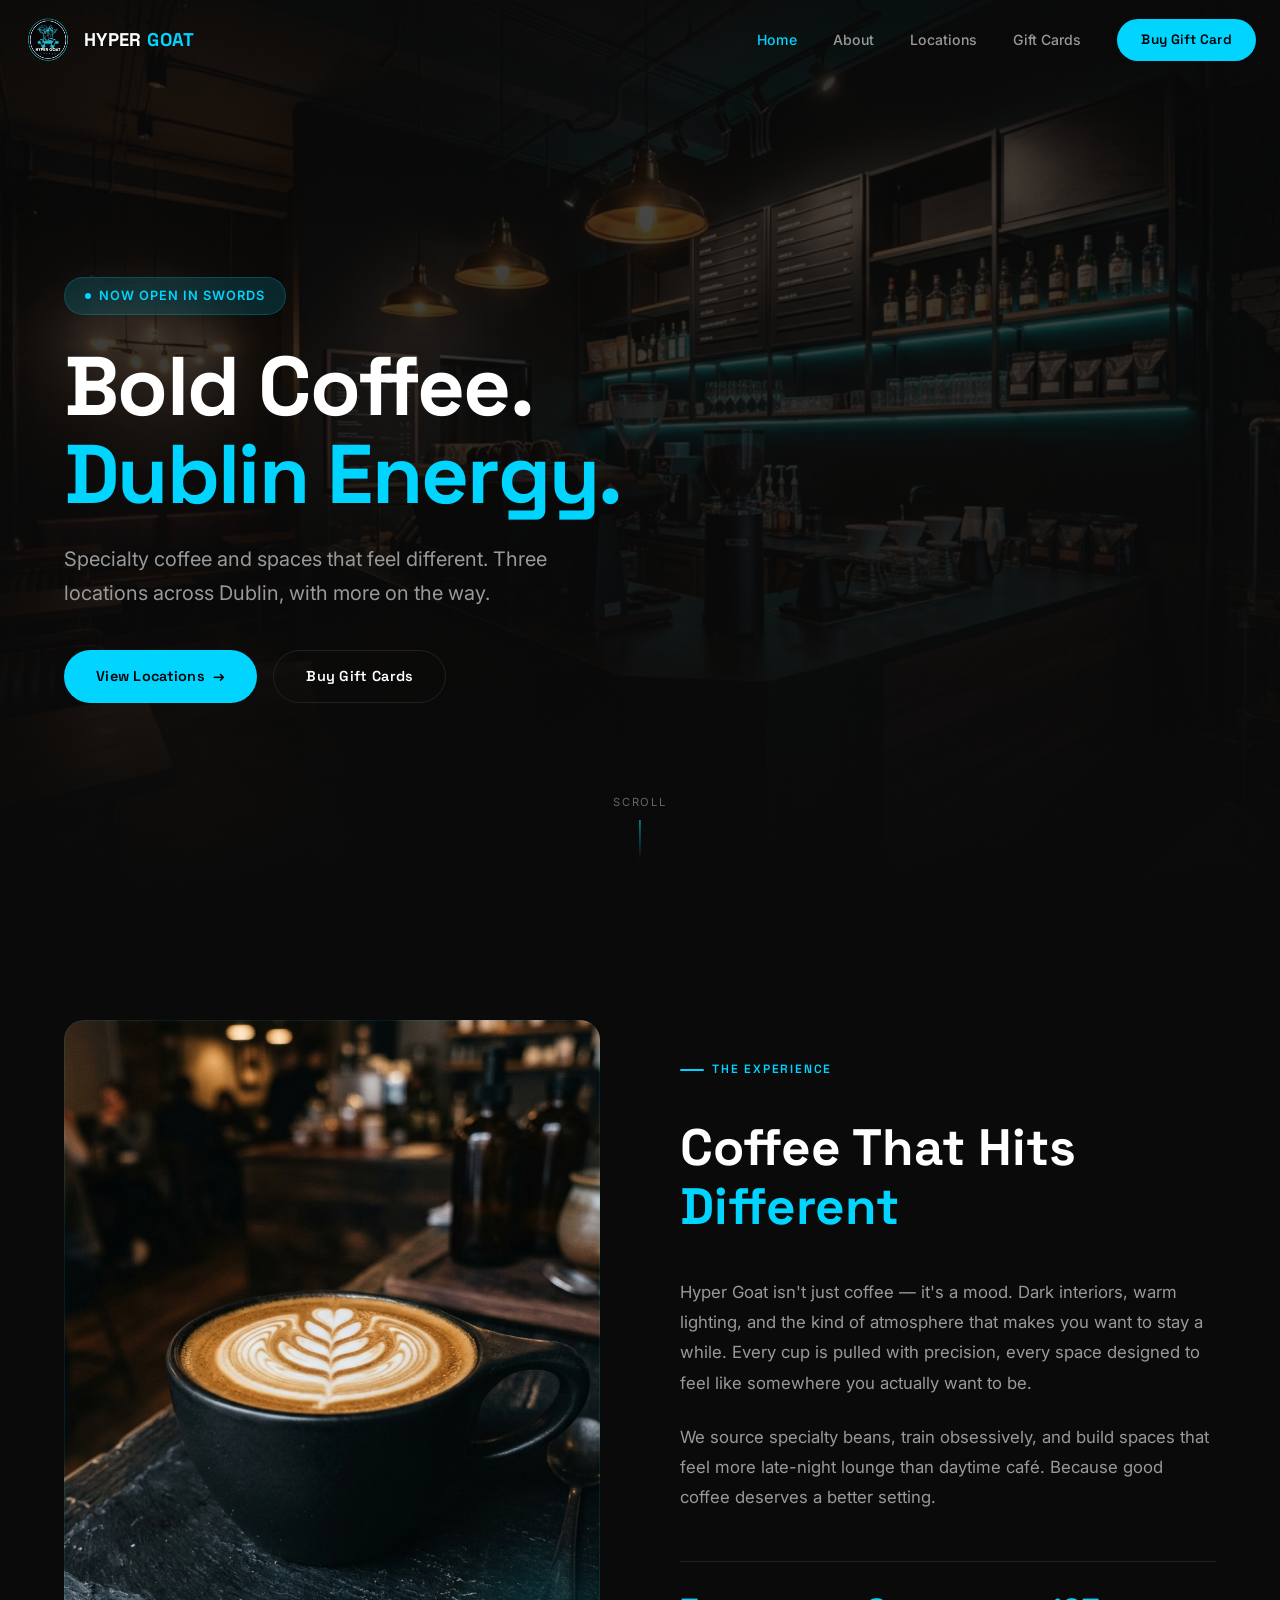
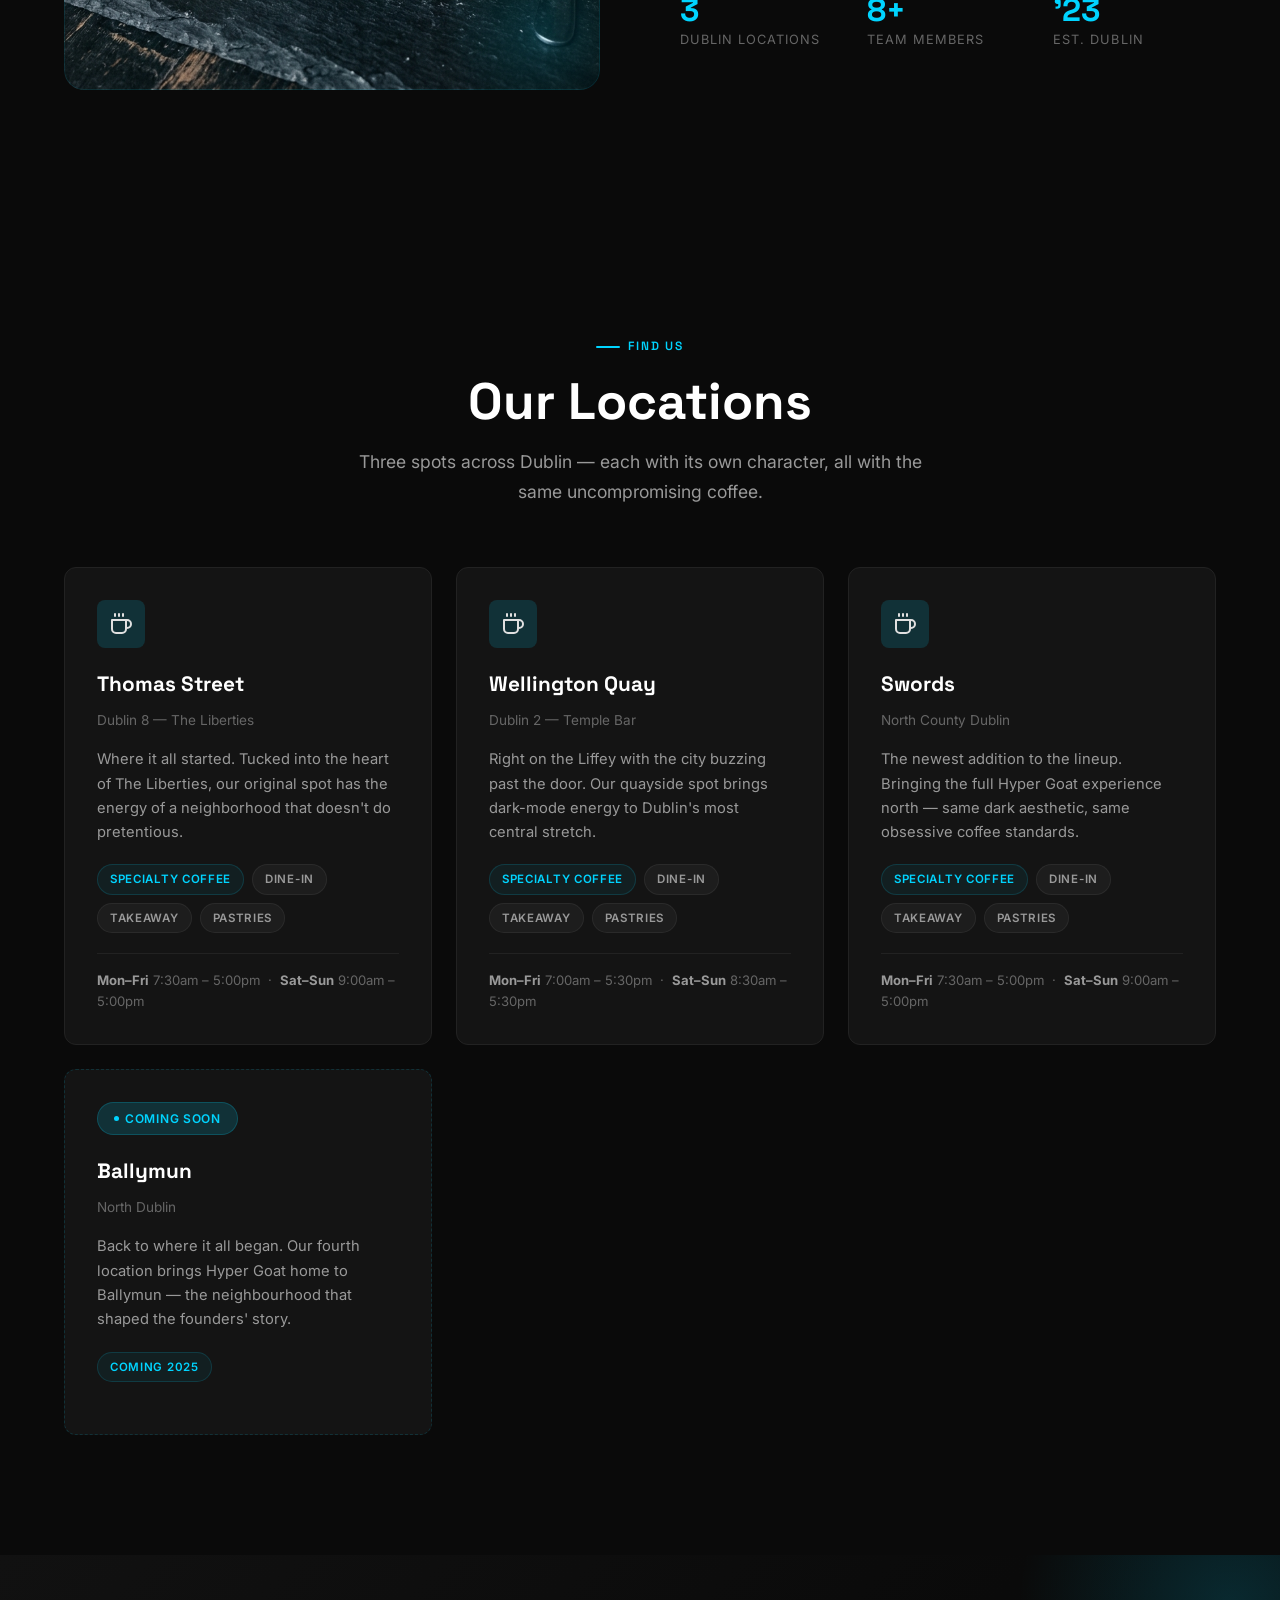
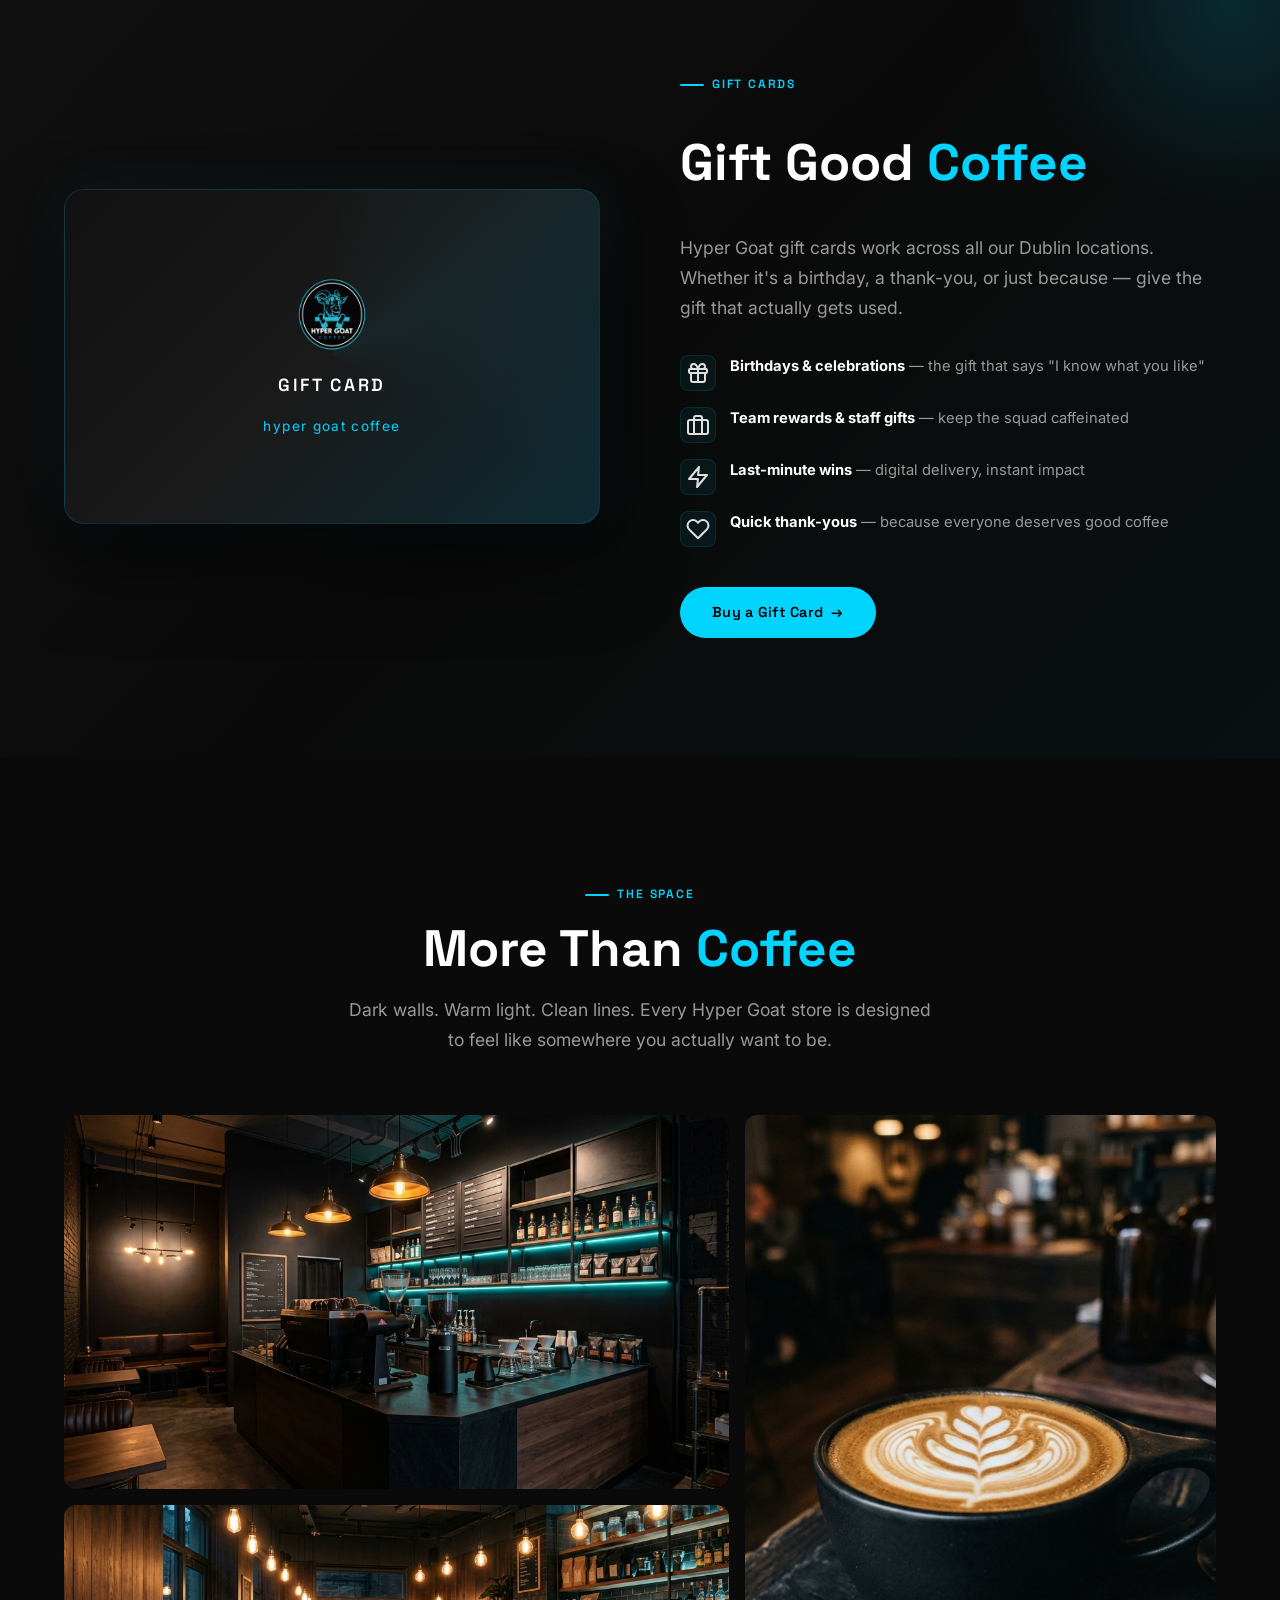
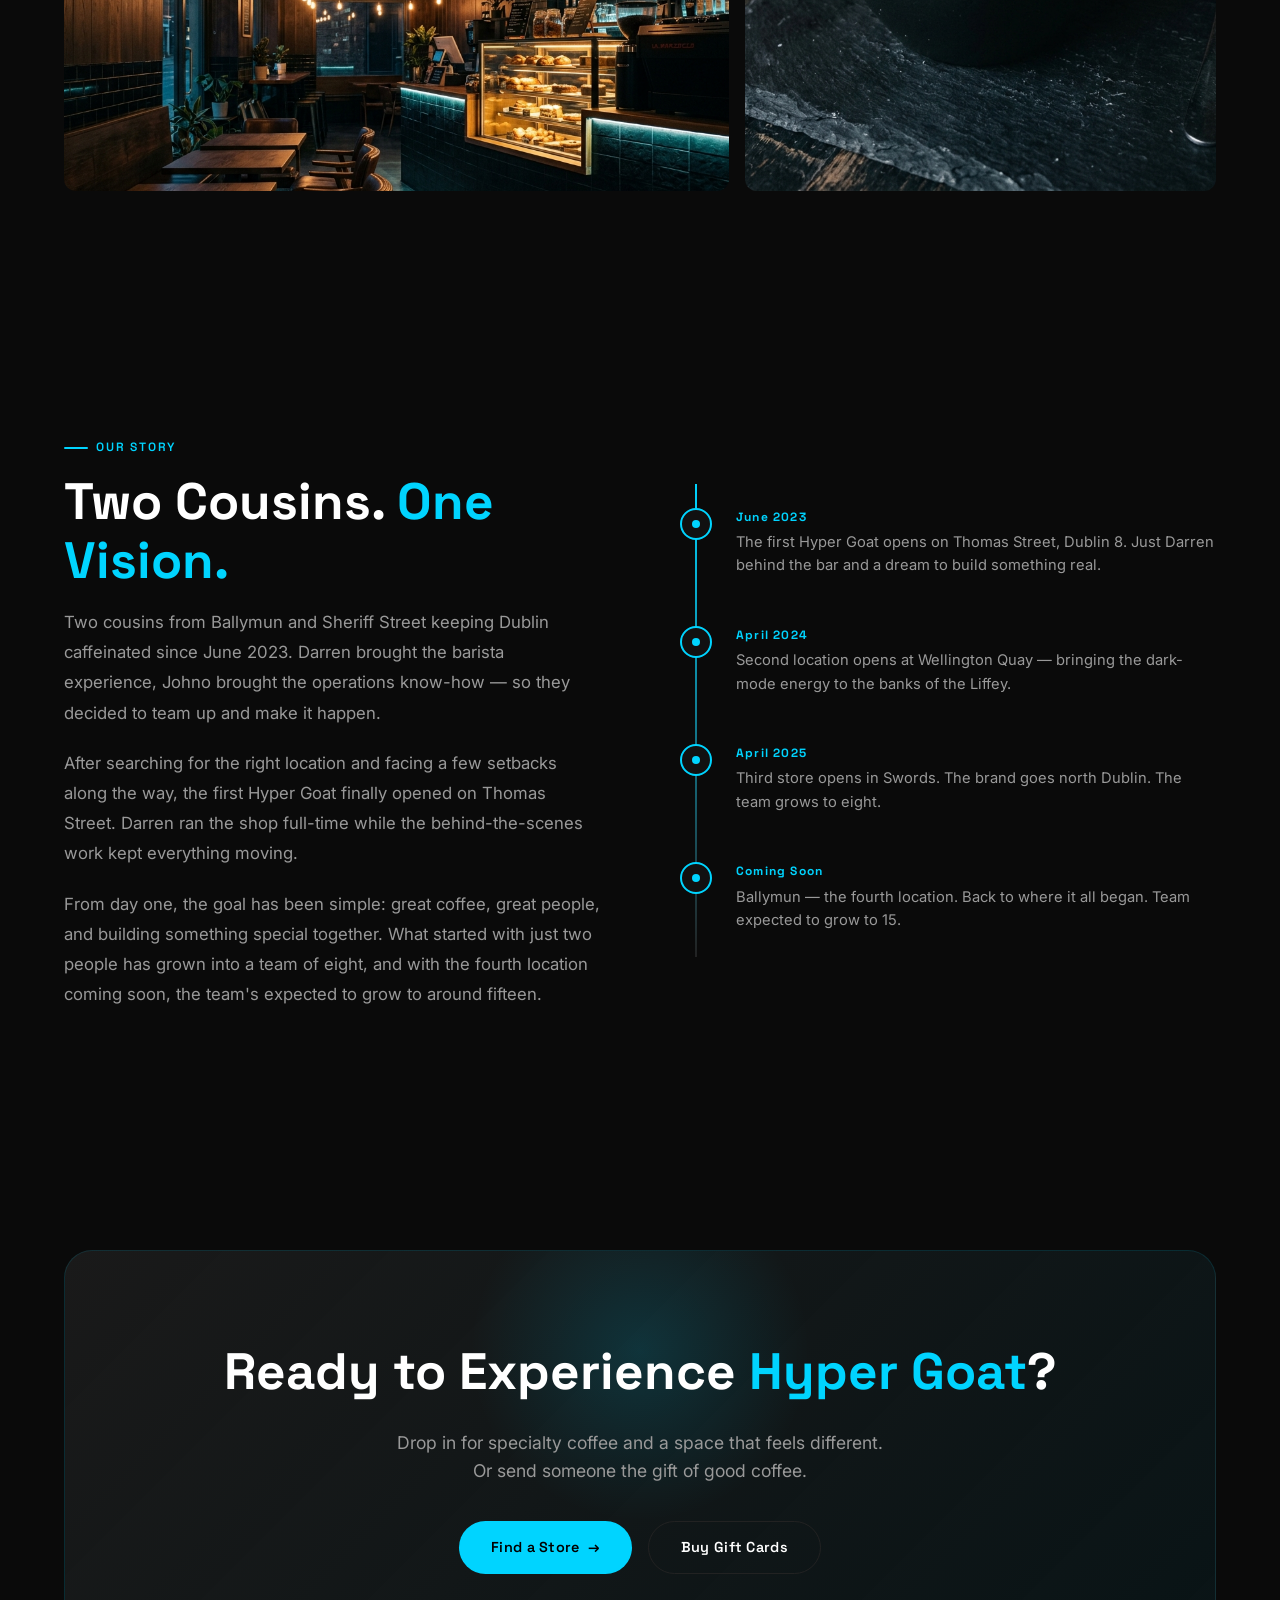
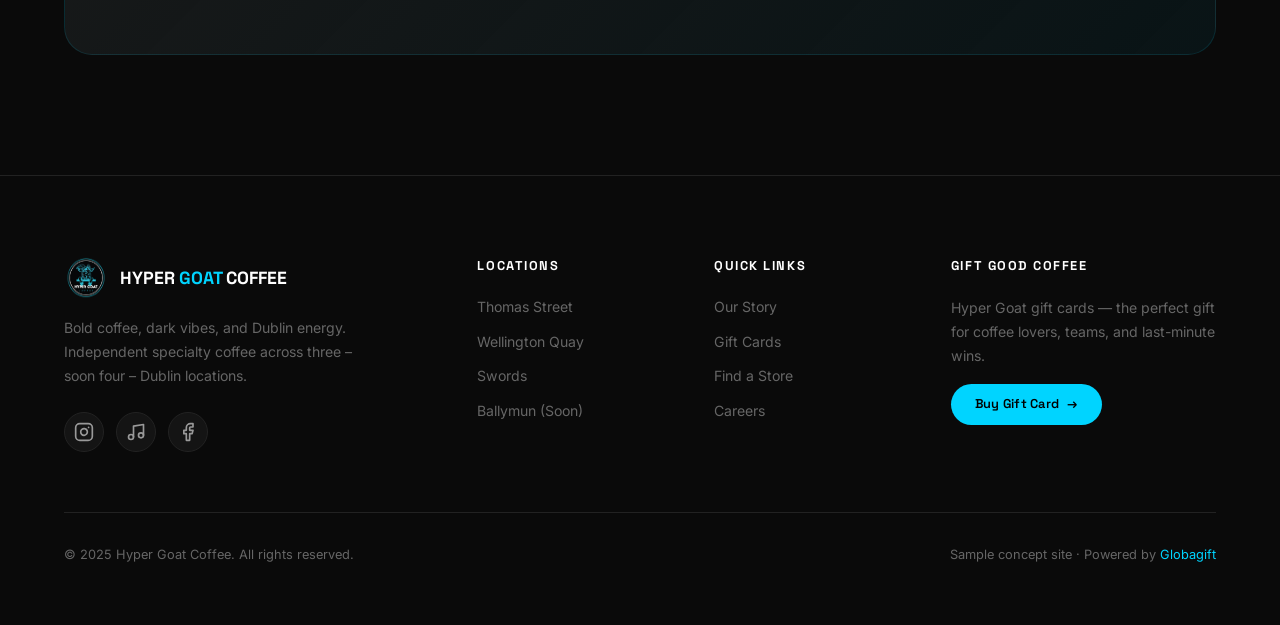
<file: index.html>
<!DOCTYPE html>
<html lang="en">
<head>
  <meta charset="UTF-8">
  <meta name="viewport" content="width=device-width, initial-scale=1.0">
  <title>Hyper Goat Coffee — Bold Coffee. Dublin Energy.</title>
  <meta name="description" content="Hyper Goat Coffee is Dublin's premium independent coffee brand. Specialty coffee, bold atmosphere, and spaces that feel different. Locations across Dublin.">
  <link rel="stylesheet" href="styles.css">
  <link rel="icon" type="image/png" href="images/logo.png">
  <script src="https://seo.globagift.io/v1/merchant/globapay-mypizza/schema.js" async defer></script>
</head>
<body>

  <!-- ======== Navigation ======== -->
  <nav class="nav" id="main-nav">
    <div class="nav__inner">
      <a href="index.html" class="nav__logo">
        <img src="images/logo.png" alt="Hyper Goat Coffee Logo">
        <span class="nav__logo-text">HYPER <span>GOAT</span></span>
      </a>
      <div class="nav__links" id="nav-links">
        <a href="index.html" class="nav__link nav__link--active">Home</a>
        <a href="#about" class="nav__link">About</a>
        <a href="locations.html" class="nav__link">Locations</a>
        <a href="giftcards.html" class="nav__link">Gift Cards</a>
        <a href="giftcards.html" class="btn btn--primary nav__cta">Buy Gift Card</a>
      </div>
      <button class="nav__mobile-toggle" id="mobile-toggle" aria-label="Toggle navigation menu">
        <span></span>
        <span></span>
        <span></span>
      </button>
    </div>
    <!-- Mobile Menu -->
    <div class="nav__mobile-menu" id="mobile-menu">
      <a href="index.html" class="nav__link nav__link--active">Home</a>
      <a href="#about" class="nav__link">About</a>
      <a href="locations.html" class="nav__link">Locations</a>
      <a href="giftcards.html" class="nav__link">Gift Cards</a>
      <a href="giftcards.html" class="btn btn--primary">Buy Gift Card</a>
    </div>
  </nav>

  <main class="page-content">

    <!-- ======== Hero Section ======== -->
    <section class="hero" id="hero">
      <div class="hero__bg">
        <img src="images/hero-interior.png" alt="Hyper Goat Coffee interior with moody dark lighting and cyan accents">
      </div>
      <div class="container">
        <div class="hero__content">
          <div class="hero__badge">
            <span class="hero__badge-dot"></span>
            Now Open in Swords
          </div>
          <h1 class="hero__title">
            Bold Coffee.<br>
            <span class="highlight">Dublin Energy.</span>
          </h1>
          <p class="hero__subtitle">
            Specialty coffee and spaces that feel different. Three locations across Dublin, with more on the way.
          </p>
          <div class="hero__actions">
            <a href="locations.html" class="btn btn--primary">
              View Locations
              <span class="btn__arrow">→</span>
            </a>
            <a href="giftcards.html" class="btn btn--outline">
              Buy Gift Cards
            </a>
          </div>
        </div>
      </div>
      <div class="hero__scroll-indicator">
        <span>Scroll</span>
        <div class="hero__scroll-line"></div>
      </div>
    </section>

    <!-- ======== Brand / Experience Section ======== -->
    <section class="brand-section" id="experience">
      <div class="container">
        <div class="brand-section__grid">
          <div class="brand-section__image fade-in-left">
            <img src="images/coffee-closeup.png" alt="Specialty latte art at Hyper Goat Coffee">
            <div class="brand-section__glow"></div>
          </div>
          <div class="brand-section__text fade-in-right">
            <span class="section-label">The Experience</span>
            <h2 class="section-title">Coffee That Hits <span class="text-cyan">Different</span></h2>
            <p class="brand-section__body">
              Hyper Goat isn't just coffee — it's a mood. Dark interiors, warm lighting, and the kind of atmosphere that makes you want to stay a while. Every cup is pulled with precision, every space designed to feel like somewhere you actually want to be.
            </p>
            <p class="brand-section__body">
              We source specialty beans, train obsessively, and build spaces that feel more late-night lounge than daytime café. Because good coffee deserves a better setting.
            </p>
            <div class="brand-section__stats">
              <div class="stat">
                <div class="stat__number">3</div>
                <div class="stat__label">Dublin Locations</div>
              </div>
              <div class="stat">
                <div class="stat__number">8+</div>
                <div class="stat__label">Team Members</div>
              </div>
              <div class="stat">
                <div class="stat__number">'23</div>
                <div class="stat__label">Est. Dublin</div>
              </div>
            </div>
          </div>
        </div>
      </div>
    </section>

    <!-- ======== Locations Preview ======== -->
    <section class="locations-section" id="locations">
      <div class="container">
        <div class="locations-section__header fade-in">
          <span class="section-label">Find Us</span>
          <h2 class="section-title">Our Locations</h2>
          <p class="section-subtitle">Three spots across Dublin — each with its own character, all with the same uncompromising coffee.</p>
        </div>
        <div class="locations-grid">
          <!-- Thomas St. -->
          <div class="location-card fade-in">
            <div class="location-card__icon"><svg width="24" height="24" viewBox="0 0 24 24" fill="none" stroke="currentColor" stroke-width="2" stroke-linecap="round" stroke-linejoin="round"><path d="M17 8h1a4 4 0 1 1 0 8h-1"/><path d="M3 8h14v9a4 4 0 0 1-4 4H7a4 4 0 0 1-4-4Z"/><line x1="6" y1="2" x2="6" y2="4"/><line x1="10" y1="2" x2="10" y2="4"/><line x1="14" y1="2" x2="14" y2="4"/></svg></div>
            <h3 class="location-card__name">Thomas Street</h3>
            <p class="location-card__area">Dublin 8 — The Liberties</p>
            <p class="location-card__description">
              Where it all started. Tucked into the heart of The Liberties, our original spot has the energy of a neighborhood that doesn't do pretentious.
            </p>
            <div class="location-card__tags">
              <span class="location-tag location-tag--cyan">Specialty Coffee</span>
              <span class="location-tag">Dine-in</span>
              <span class="location-tag">Takeaway</span>
              <span class="location-tag">Pastries</span>
            </div>
            <div class="location-card__hours">
              <strong>Mon–Fri</strong> 7:30am – 5:00pm &nbsp;·&nbsp; <strong>Sat–Sun</strong> 9:00am – 5:00pm
            </div>
          </div>
          <!-- Wellington Quay -->
          <div class="location-card fade-in">
            <div class="location-card__icon"><svg width="24" height="24" viewBox="0 0 24 24" fill="none" stroke="currentColor" stroke-width="2" stroke-linecap="round" stroke-linejoin="round"><path d="M17 8h1a4 4 0 1 1 0 8h-1"/><path d="M3 8h14v9a4 4 0 0 1-4 4H7a4 4 0 0 1-4-4Z"/><line x1="6" y1="2" x2="6" y2="4"/><line x1="10" y1="2" x2="10" y2="4"/><line x1="14" y1="2" x2="14" y2="4"/></svg></div>
            <h3 class="location-card__name">Wellington Quay</h3>
            <p class="location-card__area">Dublin 2 — Temple Bar</p>
            <p class="location-card__description">
              Right on the Liffey with the city buzzing past the door. Our quayside spot brings dark-mode energy to Dublin's most central stretch.
            </p>
            <div class="location-card__tags">
              <span class="location-tag location-tag--cyan">Specialty Coffee</span>
              <span class="location-tag">Dine-in</span>
              <span class="location-tag">Takeaway</span>
              <span class="location-tag">Pastries</span>
            </div>
            <div class="location-card__hours">
              <strong>Mon–Fri</strong> 7:00am – 5:30pm &nbsp;·&nbsp; <strong>Sat–Sun</strong> 8:30am – 5:30pm
            </div>
          </div>
          <!-- Swords -->
          <div class="location-card fade-in">
            <div class="location-card__icon"><svg width="24" height="24" viewBox="0 0 24 24" fill="none" stroke="currentColor" stroke-width="2" stroke-linecap="round" stroke-linejoin="round"><path d="M17 8h1a4 4 0 1 1 0 8h-1"/><path d="M3 8h14v9a4 4 0 0 1-4 4H7a4 4 0 0 1-4-4Z"/><line x1="6" y1="2" x2="6" y2="4"/><line x1="10" y1="2" x2="10" y2="4"/><line x1="14" y1="2" x2="14" y2="4"/></svg></div>
            <h3 class="location-card__name">Swords</h3>
            <p class="location-card__area">North County Dublin</p>
            <p class="location-card__description">
              The newest addition to the lineup. Bringing the full Hyper Goat experience north — same dark aesthetic, same obsessive coffee standards.
            </p>
            <div class="location-card__tags">
              <span class="location-tag location-tag--cyan">Specialty Coffee</span>
              <span class="location-tag">Dine-in</span>
              <span class="location-tag">Takeaway</span>
              <span class="location-tag">Pastries</span>
            </div>
            <div class="location-card__hours">
              <strong>Mon–Fri</strong> 7:30am – 5:00pm &nbsp;·&nbsp; <strong>Sat–Sun</strong> 9:00am – 5:00pm
            </div>
          </div>
          <!-- Ballymun — Coming Soon -->
          <div class="location-card location-card--coming-soon fade-in">
            <div class="location-card__badge">
              <span class="location-card__badge-dot"></span>
              Coming Soon
            </div>
            <h3 class="location-card__name">Ballymun</h3>
            <p class="location-card__area">North Dublin</p>
            <p class="location-card__description">
              Back to where it all began. Our fourth location brings Hyper Goat home to Ballymun — the neighbourhood that shaped the founders' story.
            </p>
            <div class="location-card__tags">
              <span class="location-tag location-tag--cyan">Coming 2025</span>
            </div>
          </div>
        </div>
      </div>
    </section>

    <!-- ======== Gift Cards Promo ======== -->
    <section class="giftcard-promo" id="gift-cards">
      <div class="giftcard-promo__bg"></div>
      <div class="container">
        <div class="giftcard-promo__inner">
          <div class="giftcard-promo__visual fade-in-left">
            <div class="giftcard-mock">
              <img src="images/logo.png" alt="Hyper Goat Coffee" class="giftcard-mock__logo">
              <div class="giftcard-mock__text">Gift Card</div>
              <div class="giftcard-mock__subtext">hyper goat coffee</div>
            </div>
          </div>
          <div class="giftcard-promo__content fade-in-right">
            <span class="section-label">Gift Cards</span>
            <h2 class="section-title">Gift Good <span class="text-cyan">Coffee</span></h2>
            <p class="section-subtitle">
              Hyper Goat gift cards work across all our Dublin locations. Whether it's a birthday, a thank-you, or just because — give the gift that actually gets used.
            </p>
            <div class="giftcard-promo__perks">
              <div class="perk">
                <div class="perk__icon"><svg width="24" height="24" viewBox="0 0 24 24" fill="none" stroke="currentColor" stroke-width="2" stroke-linecap="round" stroke-linejoin="round"><rect x="3" y="8" width="18" height="4" rx="1"/><path d="M12 8v13"/><path d="M19 12v7a2 2 0 0 1-2 2H7a2 2 0 0 1-2-2v-7"/><path d="M7.5 8a2.5 2.5 0 0 1 0-5A4.8 8 0 0 1 12 8a4.8 8 0 0 1 4.5-5 2.5 2.5 0 0 1 0 5"/></svg></div>
                <div class="perk__text"><strong>Birthdays & celebrations</strong> — the gift that says "I know what you like"</div>
              </div>
              <div class="perk">
                <div class="perk__icon"><svg width="24" height="24" viewBox="0 0 24 24" fill="none" stroke="currentColor" stroke-width="2" stroke-linecap="round" stroke-linejoin="round"><rect x="2" y="7" width="20" height="14" rx="2" ry="2"/><path d="M16 21V5a2 2 0 0 0-2-2h-4a2 2 0 0 0-2 2v16"/></svg></div>
                <div class="perk__text"><strong>Team rewards & staff gifts</strong> — keep the squad caffeinated</div>
              </div>
              <div class="perk">
                <div class="perk__icon"><svg width="24" height="24" viewBox="0 0 24 24" fill="none" stroke="currentColor" stroke-width="2" stroke-linecap="round" stroke-linejoin="round"><polygon points="13 2 3 14 12 14 11 22 21 10 12 10 13 2"/></svg></div>
                <div class="perk__text"><strong>Last-minute wins</strong> — digital delivery, instant impact</div>
              </div>
              <div class="perk">
                <div class="perk__icon"><svg width="24" height="24" viewBox="0 0 24 24" fill="none" stroke="currentColor" stroke-width="2" stroke-linecap="round" stroke-linejoin="round"><path d="M20.84 4.61a5.5 5.5 0 0 0-7.78 0L12 5.67l-1.06-1.06a5.5 5.5 0 0 0-7.78 7.78l1.06 1.06L12 21.23l7.78-7.78 1.06-1.06a5.5 5.5 0 0 0 0-7.78z"/></svg></div>
                <div class="perk__text"><strong>Quick thank-yous</strong> — because everyone deserves good coffee</div>
              </div>
            </div>
            <div style="margin-top: 16px;">
              <a href="giftcards.html" class="btn btn--primary">
                Buy a Gift Card
                <span class="btn__arrow">→</span>
              </a>
            </div>
          </div>
        </div>
      </div>
    </section>

    <!-- ======== Atmosphere Section ======== -->
    <section class="atmosphere" id="atmosphere">
      <div class="container">
        <div class="atmosphere__header fade-in">
          <span class="section-label">The Space</span>
          <h2 class="section-title">More Than <span class="text-cyan">Coffee</span></h2>
          <p class="section-subtitle">
            Dark walls. Warm light. Clean lines. Every Hyper Goat store is designed to feel like somewhere you actually want to be.
          </p>
        </div>
        <div class="atmosphere__grid">
          <div class="atmosphere__item atmosphere__item--large fade-in">
            <img src="images/hero-interior.png" alt="Hyper Goat Coffee dark interior with cyan lighting accents">
          </div>
          <div class="atmosphere__item atmosphere__item--tall fade-in">
            <img src="images/coffee-closeup.png" alt="Specialty latte art at Hyper Goat Coffee" style="height: 100%; object-fit: cover;">
          </div>
          <div class="atmosphere__item atmosphere__item--wide fade-in">
            <img src="images/atmosphere.png" alt="Hyper Goat Coffee moody atmosphere with warm Edison bulbs and dark interior" style="width:100%; height:100%; object-fit:cover;">
          </div>
        </div>
      </div>
    </section>

    <!-- ======== About / Story Section ======== -->
    <section class="story-section" id="about">
      <div class="container">
        <div class="story-section__inner">
          <div class="fade-in-left">
            <span class="section-label">Our Story</span>
            <h2 class="section-title">Two Cousins. <span class="text-cyan">One Vision.</span></h2>
            <p class="brand-section__body" style="margin-bottom: 20px;">
              Two cousins from Ballymun and Sheriff Street keeping Dublin caffeinated since June 2023. Darren brought the barista experience, Johno brought the operations know-how — so they decided to team up and make it happen.
            </p>
            <p class="brand-section__body" style="margin-bottom: 20px;">
              After searching for the right location and facing a few setbacks along the way, the first Hyper Goat finally opened on Thomas Street. Darren ran the shop full-time while the behind-the-scenes work kept everything moving.
            </p>
            <p class="brand-section__body">
              From day one, the goal has been simple: great coffee, great people, and building something special together. What started with just two people has grown into a team of eight, and with the fourth location coming soon, the team's expected to grow to around fifteen.
            </p>
          </div>
          <div class="story-section__timeline fade-in-right">
            <div class="timeline-item">
              <div class="timeline-item__dot"><div class="timeline-item__dot-inner"></div></div>
              <div>
                <div class="timeline-item__year">June 2023</div>
                <div class="timeline-item__text">The first Hyper Goat opens on Thomas Street, Dublin 8. Just Darren behind the bar and a dream to build something real.</div>
              </div>
            </div>
            <div class="timeline-item">
              <div class="timeline-item__dot"><div class="timeline-item__dot-inner"></div></div>
              <div>
                <div class="timeline-item__year">April 2024</div>
                <div class="timeline-item__text">Second location opens at Wellington Quay — bringing the dark-mode energy to the banks of the Liffey.</div>
              </div>
            </div>
            <div class="timeline-item">
              <div class="timeline-item__dot"><div class="timeline-item__dot-inner"></div></div>
              <div>
                <div class="timeline-item__year">April 2025</div>
                <div class="timeline-item__text">Third store opens in Swords. The brand goes north Dublin. The team grows to eight.</div>
              </div>
            </div>
            <div class="timeline-item">
              <div class="timeline-item__dot"><div class="timeline-item__dot-inner"></div></div>
              <div>
                <div class="timeline-item__year">Coming Soon</div>
                <div class="timeline-item__text">Ballymun — the fourth location. Back to where it all began. Team expected to grow to 15.</div>
              </div>
            </div>
          </div>
        </div>
      </div>
    </section>

    <!-- ======== CTA Banner ======== -->
    <section class="cta-banner">
      <div class="container">
        <div class="cta-banner__inner fade-in">
          <h2 class="cta-banner__title">Ready to Experience <span class="text-cyan">Hyper Goat</span>?</h2>
          <p class="cta-banner__subtitle">
            Drop in for specialty coffee and a space that feels different. Or send someone the gift of good coffee.
          </p>
          <div class="cta-banner__actions">
            <a href="locations.html" class="btn btn--primary">
              Find a Store
              <span class="btn__arrow">→</span>
            </a>
            <a href="giftcards.html" class="btn btn--outline">
              Buy Gift Cards
            </a>
          </div>
        </div>
      </div>
    </section>

  </main>

  <!-- ======== Footer ======== -->
  <footer class="footer">
    <div class="container">
      <div class="footer__grid">
        <div class="footer__brand">
          <div class="footer__brand-logo">
            <img src="images/logo.png" alt="Hyper Goat Coffee">
            <span class="footer__brand-name">HYPER <span>GOAT</span> COFFEE</span>
          </div>
          <p class="footer__brand-desc">
            Bold coffee, dark vibes, and Dublin energy. Independent specialty coffee across three – soon four – Dublin locations.
          </p>
          <div class="footer__social">
            <a href="#" class="footer__social-link" aria-label="Instagram"><svg width="20" height="20" viewBox="0 0 24 24" fill="none" stroke="currentColor" stroke-width="2" stroke-linecap="round" stroke-linejoin="round"><rect x="2" y="2" width="20" height="20" rx="5" ry="5"/><path d="M16 11.37A4 4 0 1 1 12.63 8 4 4 0 0 1 16 11.37z"/><line x1="17.5" y1="6.5" x2="17.51" y2="6.5"/></svg></a>
            <a href="#" class="footer__social-link" aria-label="TikTok"><svg width="20" height="20" viewBox="0 0 24 24" fill="none" stroke="currentColor" stroke-width="2" stroke-linecap="round" stroke-linejoin="round"><path d="M9 18V5l12-2v13"/><circle cx="6" cy="18" r="3"/><circle cx="18" cy="16" r="3"/></svg></a>
            <a href="#" class="footer__social-link" aria-label="Facebook"><svg width="20" height="20" viewBox="0 0 24 24" fill="none" stroke="currentColor" stroke-width="2" stroke-linecap="round" stroke-linejoin="round"><path d="M18 2h-3a5 5 0 0 0-5 5v3H7v4h3v8h4v-8h3l1-4h-4V7a1 1 0 0 1 1-1h3z"/></svg></a>
          </div>
        </div>
        <div>
          <h4 class="footer__heading">Locations</h4>
          <div class="footer__links">
            <a href="locations.html" class="footer__link">Thomas Street</a>
            <a href="locations.html" class="footer__link">Wellington Quay</a>
            <a href="locations.html" class="footer__link">Swords</a>
            <a href="locations.html" class="footer__link">Ballymun (Soon)</a>
          </div>
        </div>
        <div>
          <h4 class="footer__heading">Quick Links</h4>
          <div class="footer__links">
            <a href="#about" class="footer__link">Our Story</a>
            <a href="giftcards.html" class="footer__link">Gift Cards</a>
            <a href="locations.html" class="footer__link">Find a Store</a>
            <a href="#" class="footer__link">Careers</a>
          </div>
        </div>
        <div>
          <h4 class="footer__heading">Gift Good Coffee</h4>
          <p class="footer__brand-desc" style="margin-bottom: 16px;">
            Hyper Goat gift cards — the perfect gift for coffee lovers, teams, and last-minute wins.
          </p>
          <a href="giftcards.html" class="btn btn--primary" style="font-size: 0.8rem; padding: 10px 24px;">
            Buy Gift Card
            <span class="btn__arrow">→</span>
          </a>
        </div>
      </div>
      <div class="footer__bottom">
        <span>© 2025 Hyper Goat Coffee. All rights reserved.</span>
        <span>Sample concept site · Powered by <a href="https://globagift.com" target="_blank" rel="noopener">Globagift</a></span>
      </div>
    </div>
  </footer>

  <!-- ======== Floating Gift Card Widget ======== -->
  <script src="https://webshop.globagift.io/embed.js"></script>
  <div 
    id="globagift-embed"
    data-merchant="globapay-test-account-mqynucoz"
    data-embed="popup"
    data-position="bottom-right"
    data-launcher-label="Gift Cards"
  ></div>

  <!-- ======== Scripts ======== -->
  <script src="main.js"></script>

</body>
</html>
</file>
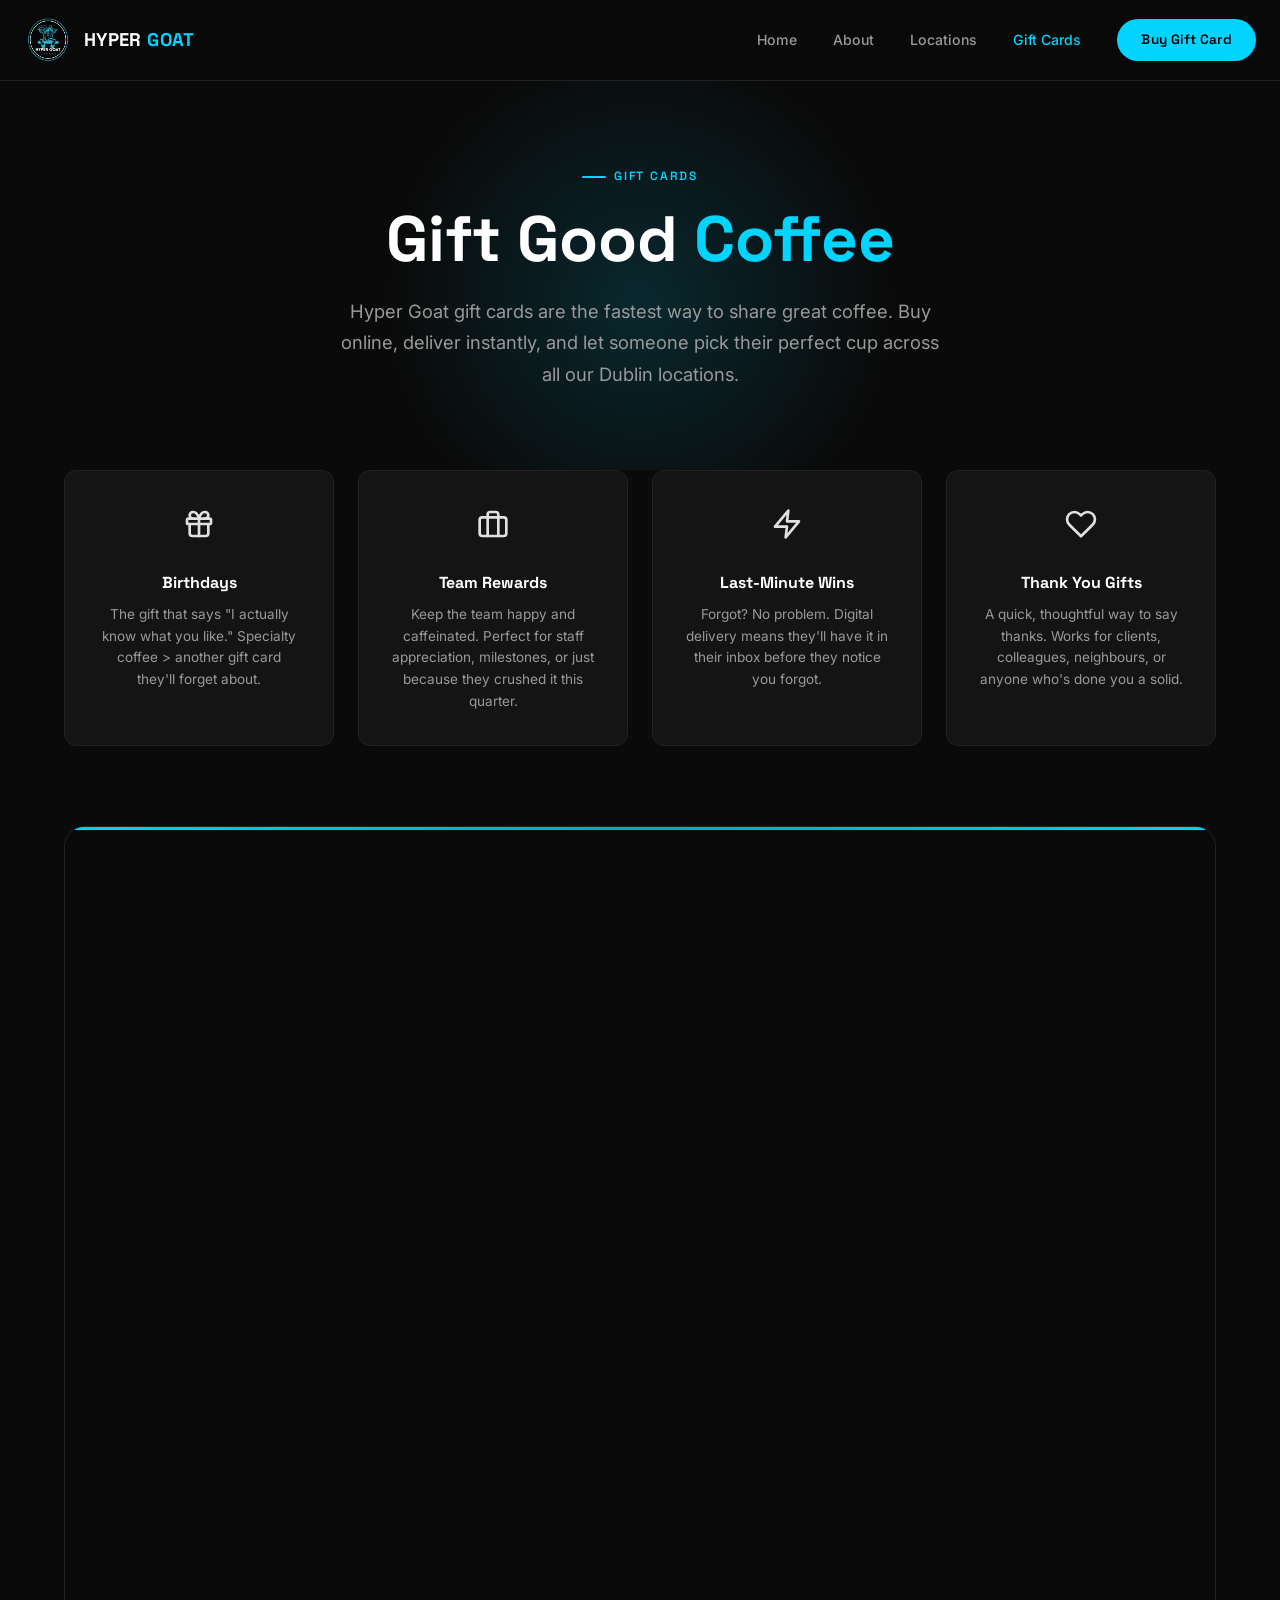
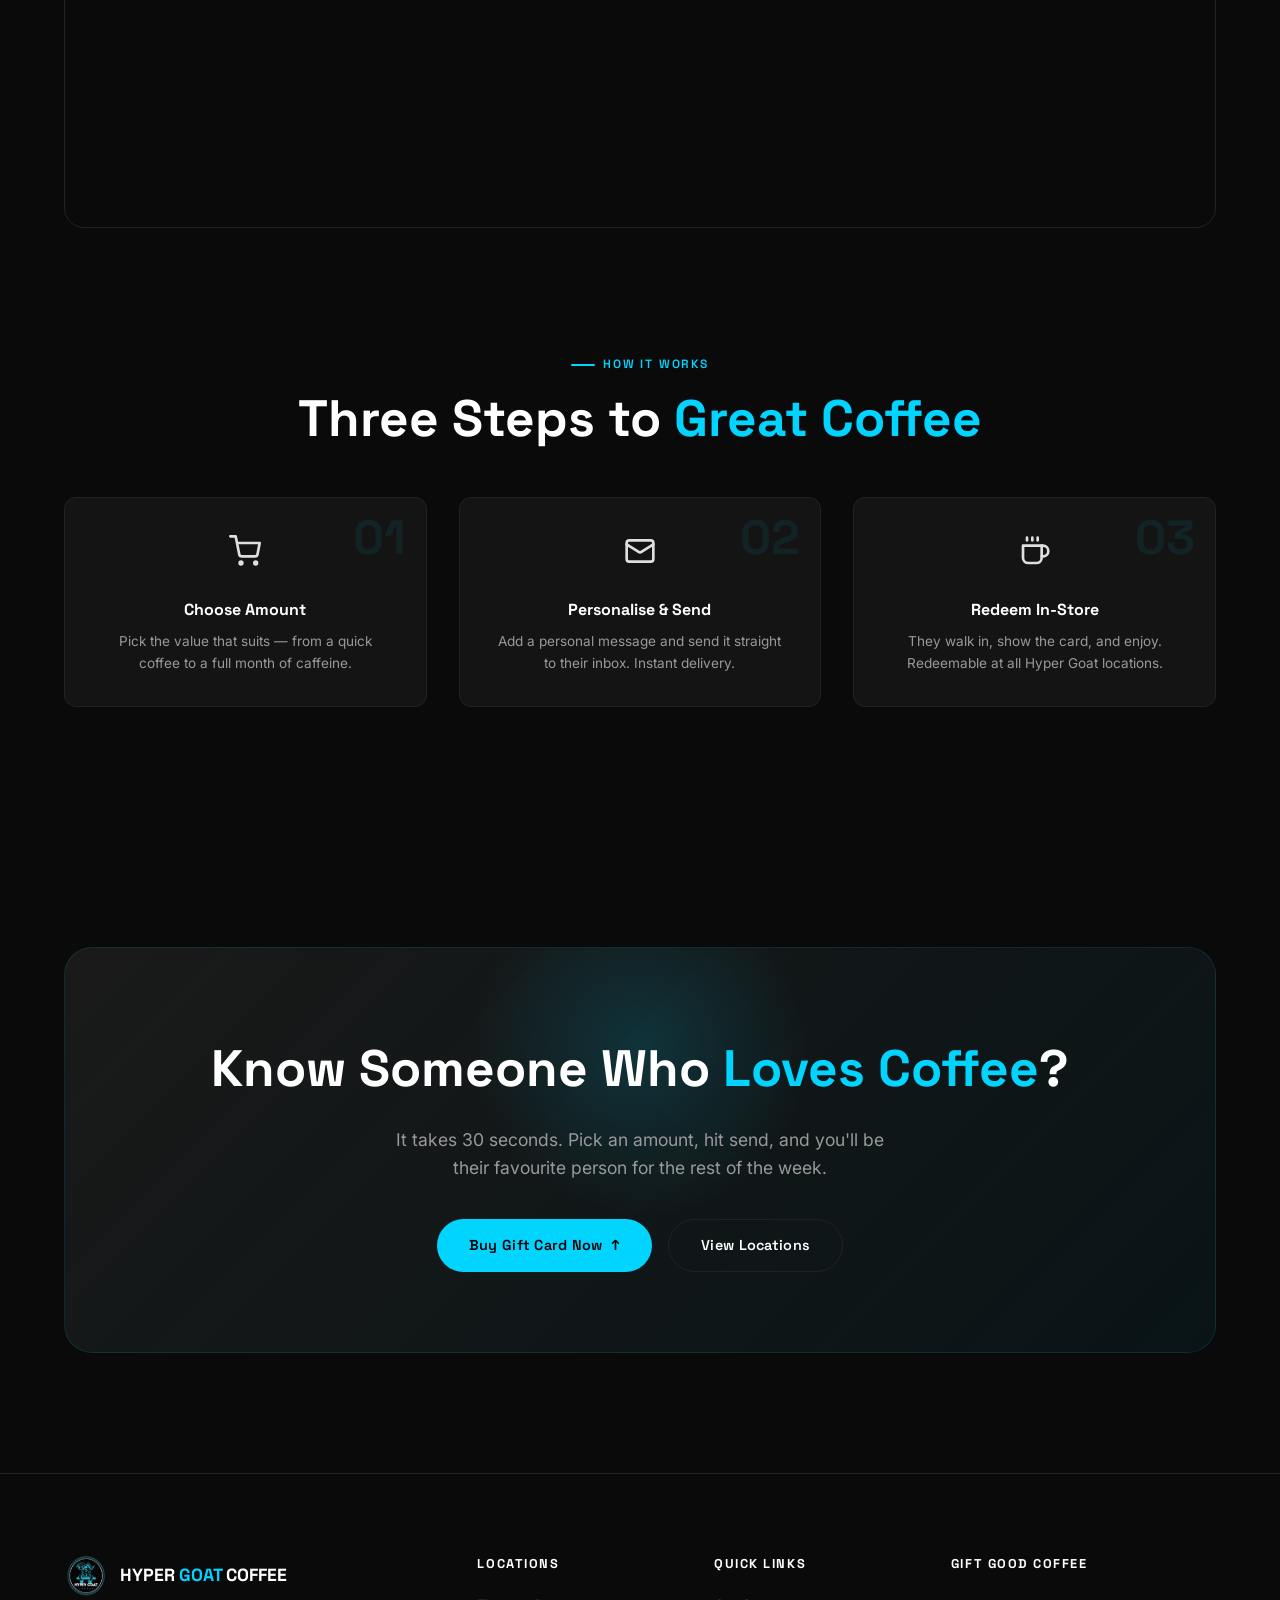
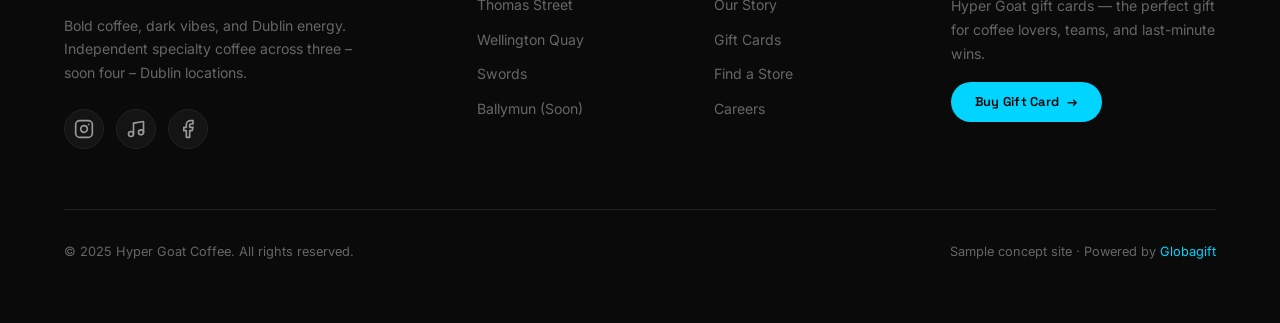
<file: giftcards.html>
<!DOCTYPE html>
<html lang="en">
<head>
  <meta charset="UTF-8">
  <meta name="viewport" content="width=device-width, initial-scale=1.0">
  <title>Gift Cards — Hyper Goat Coffee | Gift Good Coffee</title>
  <meta name="description" content="Buy Hyper Goat Coffee gift cards. Perfect for birthdays, team rewards, thank-yous, and last-minute wins. Redeemable at all Dublin locations.">
  <link rel="stylesheet" href="styles.css">
  <link rel="icon" type="image/png" href="images/logo.png">
  <script src="https://seo.globagift.io/v1/merchant/globapay-mypizza/schema.js" async defer></script>
</head>
<body>

  <!-- ======== Navigation ======== -->
  <nav class="nav nav--scrolled" id="main-nav">
    <div class="nav__inner">
      <a href="index.html" class="nav__logo">
        <img src="images/logo.png" alt="Hyper Goat Coffee Logo">
        <span class="nav__logo-text">HYPER <span>GOAT</span></span>
      </a>
      <div class="nav__links" id="nav-links">
        <a href="index.html" class="nav__link">Home</a>
        <a href="index.html#about" class="nav__link">About</a>
        <a href="locations.html" class="nav__link">Locations</a>
        <a href="giftcards.html" class="nav__link nav__link--active">Gift Cards</a>
        <a href="giftcards.html" class="btn btn--primary nav__cta">Buy Gift Card</a>
      </div>
      <button class="nav__mobile-toggle" id="mobile-toggle" aria-label="Toggle navigation menu">
        <span></span>
        <span></span>
        <span></span>
      </button>
    </div>
    <div class="nav__mobile-menu" id="mobile-menu">
      <a href="index.html" class="nav__link">Home</a>
      <a href="index.html#about" class="nav__link">About</a>
      <a href="locations.html" class="nav__link">Locations</a>
      <a href="giftcards.html" class="nav__link nav__link--active">Gift Cards</a>
      <a href="giftcards.html" class="btn btn--primary">Buy Gift Card</a>
    </div>
  </nav>

  <main class="page-content">

    <!-- ======== Gift Card Hero ======== -->
    <section class="giftcard-hero">
      <div class="container">
        <div class="fade-in">
          <span class="section-label">Gift Cards</span>
          <h1 class="section-title" style="font-size: clamp(2.5rem, 5vw, 4rem); margin-bottom: 20px;">
            Gift Good <span class="text-cyan">Coffee</span>
          </h1>
          <p class="section-subtitle" style="font-size: 1.15rem;">
            Hyper Goat gift cards are the fastest way to share great coffee. Buy online, deliver instantly, and let someone pick their perfect cup across all our Dublin locations.
          </p>
        </div>
      </div>
    </section>

    <!-- ======== Gift Card Features ======== -->
    <section class="giftcard-features">
      <div class="container">
        <div class="giftcard-features__grid">
          <div class="giftcard-feature fade-in">
            <div class="giftcard-feature__icon"><svg width="32" height="32" viewBox="0 0 24 24" fill="none" stroke="currentColor" stroke-width="2" stroke-linecap="round" stroke-linejoin="round"><rect x="3" y="8" width="18" height="4" rx="1"/><path d="M12 8v13"/><path d="M19 12v7a2 2 0 0 1-2 2H7a2 2 0 0 1-2-2v-7"/><path d="M7.5 8a2.5 2.5 0 0 1 0-5A4.8 8 0 0 1 12 8a4.8 8 0 0 1 4.5-5 2.5 2.5 0 0 1 0 5"/></svg></div>
            <h3 class="giftcard-feature__title">Birthdays</h3>
            <p class="giftcard-feature__text">
              The gift that says "I actually know what you like." Specialty coffee &gt; another gift card they'll forget about.
            </p>
          </div>
          <div class="giftcard-feature fade-in">
            <div class="giftcard-feature__icon"><svg width="32" height="32" viewBox="0 0 24 24" fill="none" stroke="currentColor" stroke-width="2" stroke-linecap="round" stroke-linejoin="round"><rect x="2" y="7" width="20" height="14" rx="2" ry="2"/><path d="M16 21V5a2 2 0 0 0-2-2h-4a2 2 0 0 0-2 2v16"/></svg></div>
            <h3 class="giftcard-feature__title">Team Rewards</h3>
            <p class="giftcard-feature__text">
              Keep the team happy and caffeinated. Perfect for staff appreciation, milestones, or just because they crushed it this quarter.
            </p>
          </div>
          <div class="giftcard-feature fade-in">
            <div class="giftcard-feature__icon"><svg width="32" height="32" viewBox="0 0 24 24" fill="none" stroke="currentColor" stroke-width="2" stroke-linecap="round" stroke-linejoin="round"><polygon points="13 2 3 14 12 14 11 22 21 10 12 10 13 2"/></svg></div>
            <h3 class="giftcard-feature__title">Last-Minute Wins</h3>
            <p class="giftcard-feature__text">
              Forgot? No problem. Digital delivery means they'll have it in their inbox before they notice you forgot.
            </p>
          </div>
          <div class="giftcard-feature fade-in">
            <div class="giftcard-feature__icon"><svg width="32" height="32" viewBox="0 0 24 24" fill="none" stroke="currentColor" stroke-width="2" stroke-linecap="round" stroke-linejoin="round"><path d="M20.84 4.61a5.5 5.5 0 0 0-7.78 0L12 5.67l-1.06-1.06a5.5 5.5 0 0 0-7.78 7.78l1.06 1.06L12 21.23l7.78-7.78 1.06-1.06a5.5 5.5 0 0 0 0-7.78z"/></svg></div>
            <h3 class="giftcard-feature__title">Thank You Gifts</h3>
            <p class="giftcard-feature__text">
              A quick, thoughtful way to say thanks. Works for clients, colleagues, neighbours, or anyone who's done you a solid.
            </p>
          </div>
        </div>
      </div>
    </section>

    <!-- ======== Embedded Gift Card System ======== -->
    <section class="giftcard-embed-section" id="buy-giftcard">
      <div class="container">
        <div class="giftcard-embed-container fade-in">
          <iframe 
            id="giftcard-system-iframe" 
            allow="camera; microphone" 
            width="100%" 
            height="1000" 
            scrolling="yes" 
            style="border: none; overflow-y: auto;"
            src="https://webshop.globagift.io/globapay-test-account-mqynucoz?embedMode=widget_inline" 
            provider="webframe"
          ></iframe>
        </div>
      </div>
    </section>

    <!-- ======== How It Works ======== -->
    <section style="padding: 0 0 var(--section-pad);">
      <div class="container">
        <div style="text-align: center; margin-bottom: 48px;" class="fade-in">
          <span class="section-label">How It Works</span>
          <h2 class="section-title">Three Steps to <span class="text-cyan">Great Coffee</span></h2>
        </div>
        <div style="display: grid; grid-template-columns: repeat(auto-fit, minmax(240px, 1fr)); gap: 32px;">
          <div class="giftcard-feature fade-in" style="position: relative;">
            <div style="position: absolute; top: 16px; right: 20px; font-family: var(--font-heading); font-size: 3rem; font-weight: 800; color: rgba(0, 212, 255, 0.08); line-height: 1;">01</div>
            <div class="giftcard-feature__icon"><svg width="32" height="32" viewBox="0 0 24 24" fill="none" stroke="currentColor" stroke-width="2" stroke-linecap="round" stroke-linejoin="round"><ellipse cx="9" cy="21" rx="1" ry="1"/><ellipse cx="20" cy="21" rx="1" ry="1"/><path d="M1 1h4l2.68 13.39a2 2 0 0 0 2 1.61h9.72a2 2 0 0 0 2-1.61L23 6H6"/></svg></div>
            <h3 class="giftcard-feature__title">Choose Amount</h3>
            <p class="giftcard-feature__text">Pick the value that suits — from a quick coffee to a full month of caffeine.</p>
          </div>
          <div class="giftcard-feature fade-in" style="position: relative;">
            <div style="position: absolute; top: 16px; right: 20px; font-family: var(--font-heading); font-size: 3rem; font-weight: 800; color: rgba(0, 212, 255, 0.08); line-height: 1;">02</div>
            <div class="giftcard-feature__icon"><svg width="32" height="32" viewBox="0 0 24 24" fill="none" stroke="currentColor" stroke-width="2" stroke-linecap="round" stroke-linejoin="round"><rect x="2" y="4" width="20" height="16" rx="2"/><path d="m22 7-8.97 5.7a1.94 1.94 0 0 1-2.06 0L2 7"/></svg></div>
            <h3 class="giftcard-feature__title">Personalise & Send</h3>
            <p class="giftcard-feature__text">Add a personal message and send it straight to their inbox. Instant delivery.</p>
          </div>
          <div class="giftcard-feature fade-in" style="position: relative;">
            <div style="position: absolute; top: 16px; right: 20px; font-family: var(--font-heading); font-size: 3rem; font-weight: 800; color: rgba(0, 212, 255, 0.08); line-height: 1;">03</div>
            <div class="giftcard-feature__icon"><svg width="32" height="32" viewBox="0 0 24 24" fill="none" stroke="currentColor" stroke-width="2" stroke-linecap="round" stroke-linejoin="round"><path d="M17 8h1a4 4 0 1 1 0 8h-1"/><path d="M3 8h14v9a4 4 0 0 1-4 4H7a4 4 0 0 1-4-4Z"/><line x1="6" y1="2" x2="6" y2="4"/><line x1="10" y1="2" x2="10" y2="4"/><line x1="14" y1="2" x2="14" y2="4"/></svg></div>
            <h3 class="giftcard-feature__title">Redeem In-Store</h3>
            <p class="giftcard-feature__text">They walk in, show the card, and enjoy. Redeemable at all Hyper Goat locations.</p>
          </div>
        </div>
      </div>
    </section>

    <!-- ======== CTA Banner ======== -->
    <section class="cta-banner">
      <div class="container">
        <div class="cta-banner__inner fade-in">
          <h2 class="cta-banner__title">Know Someone Who <span class="text-cyan">Loves Coffee</span>?</h2>
          <p class="cta-banner__subtitle">
            It takes 30 seconds. Pick an amount, hit send, and you'll be their favourite person for the rest of the week.
          </p>
          <div class="cta-banner__actions">
            <a href="#buy-giftcard" class="btn btn--primary">
              Buy Gift Card Now
              <span class="btn__arrow">↑</span>
            </a>
            <a href="locations.html" class="btn btn--outline">
              View Locations
            </a>
          </div>
        </div>
      </div>
    </section>

  </main>

  <!-- ======== Footer ======== -->
  <footer class="footer">
    <div class="container">
      <div class="footer__grid">
        <div class="footer__brand">
          <div class="footer__brand-logo">
            <img src="images/logo.png" alt="Hyper Goat Coffee">
            <span class="footer__brand-name">HYPER <span>GOAT</span> COFFEE</span>
          </div>
          <p class="footer__brand-desc">
            Bold coffee, dark vibes, and Dublin energy. Independent specialty coffee across three – soon four – Dublin locations.
          </p>
          <div class="footer__social">
            <a href="#" class="footer__social-link" aria-label="Instagram"><svg width="20" height="20" viewBox="0 0 24 24" fill="none" stroke="currentColor" stroke-width="2" stroke-linecap="round" stroke-linejoin="round"><rect x="2" y="2" width="20" height="20" rx="5" ry="5"/><path d="M16 11.37A4 4 0 1 1 12.63 8 4 4 0 0 1 16 11.37z"/><line x1="17.5" y1="6.5" x2="17.51" y2="6.5"/></svg></a>
            <a href="#" class="footer__social-link" aria-label="TikTok"><svg width="20" height="20" viewBox="0 0 24 24" fill="none" stroke="currentColor" stroke-width="2" stroke-linecap="round" stroke-linejoin="round"><path d="M9 18V5l12-2v13"/><circle cx="6" cy="18" r="3"/><circle cx="18" cy="16" r="3"/></svg></a>
            <a href="#" class="footer__social-link" aria-label="Facebook"><svg width="20" height="20" viewBox="0 0 24 24" fill="none" stroke="currentColor" stroke-width="2" stroke-linecap="round" stroke-linejoin="round"><path d="M18 2h-3a5 5 0 0 0-5 5v3H7v4h3v8h4v-8h3l1-4h-4V7a1 1 0 0 1 1-1h3z"/></svg></a>
          </div>
        </div>
        <div>
          <h4 class="footer__heading">Locations</h4>
          <div class="footer__links">
            <a href="locations.html" class="footer__link">Thomas Street</a>
            <a href="locations.html" class="footer__link">Wellington Quay</a>
            <a href="locations.html" class="footer__link">Swords</a>
            <a href="locations.html" class="footer__link">Ballymun (Soon)</a>
          </div>
        </div>
        <div>
          <h4 class="footer__heading">Quick Links</h4>
          <div class="footer__links">
            <a href="index.html#about" class="footer__link">Our Story</a>
            <a href="giftcards.html" class="footer__link">Gift Cards</a>
            <a href="locations.html" class="footer__link">Find a Store</a>
            <a href="#" class="footer__link">Careers</a>
          </div>
        </div>
        <div>
          <h4 class="footer__heading">Gift Good Coffee</h4>
          <p class="footer__brand-desc" style="margin-bottom: 16px;">
            Hyper Goat gift cards — the perfect gift for coffee lovers, teams, and last-minute wins.
          </p>
          <a href="#buy-giftcard" class="btn btn--primary" style="font-size: 0.8rem; padding: 10px 24px;">
            Buy Gift Card
            <span class="btn__arrow">→</span>
          </a>
        </div>
      </div>
      <div class="footer__bottom">
        <span>© 2025 Hyper Goat Coffee. All rights reserved.</span>
        <span>Sample concept site · Powered by <a href="https://globagift.com" target="_blank" rel="noopener">Globagift</a></span>
      </div>
    </div>
  </footer>

  <!-- ======== Floating Gift Card Widget ======== -->
  <script src="https://webshop.globagift.io/embed.js"></script>
  <div 
    id="globagift-embed"
    data-merchant="globapay-test-account-mqynucoz"
    data-embed="popup"
    data-position="bottom-right"
    data-launcher-label="Gift Cards"
  ></div>

  <!-- ======== Scripts ======== -->
  <script src="main.js"></script>

</body>
</html>
</file>
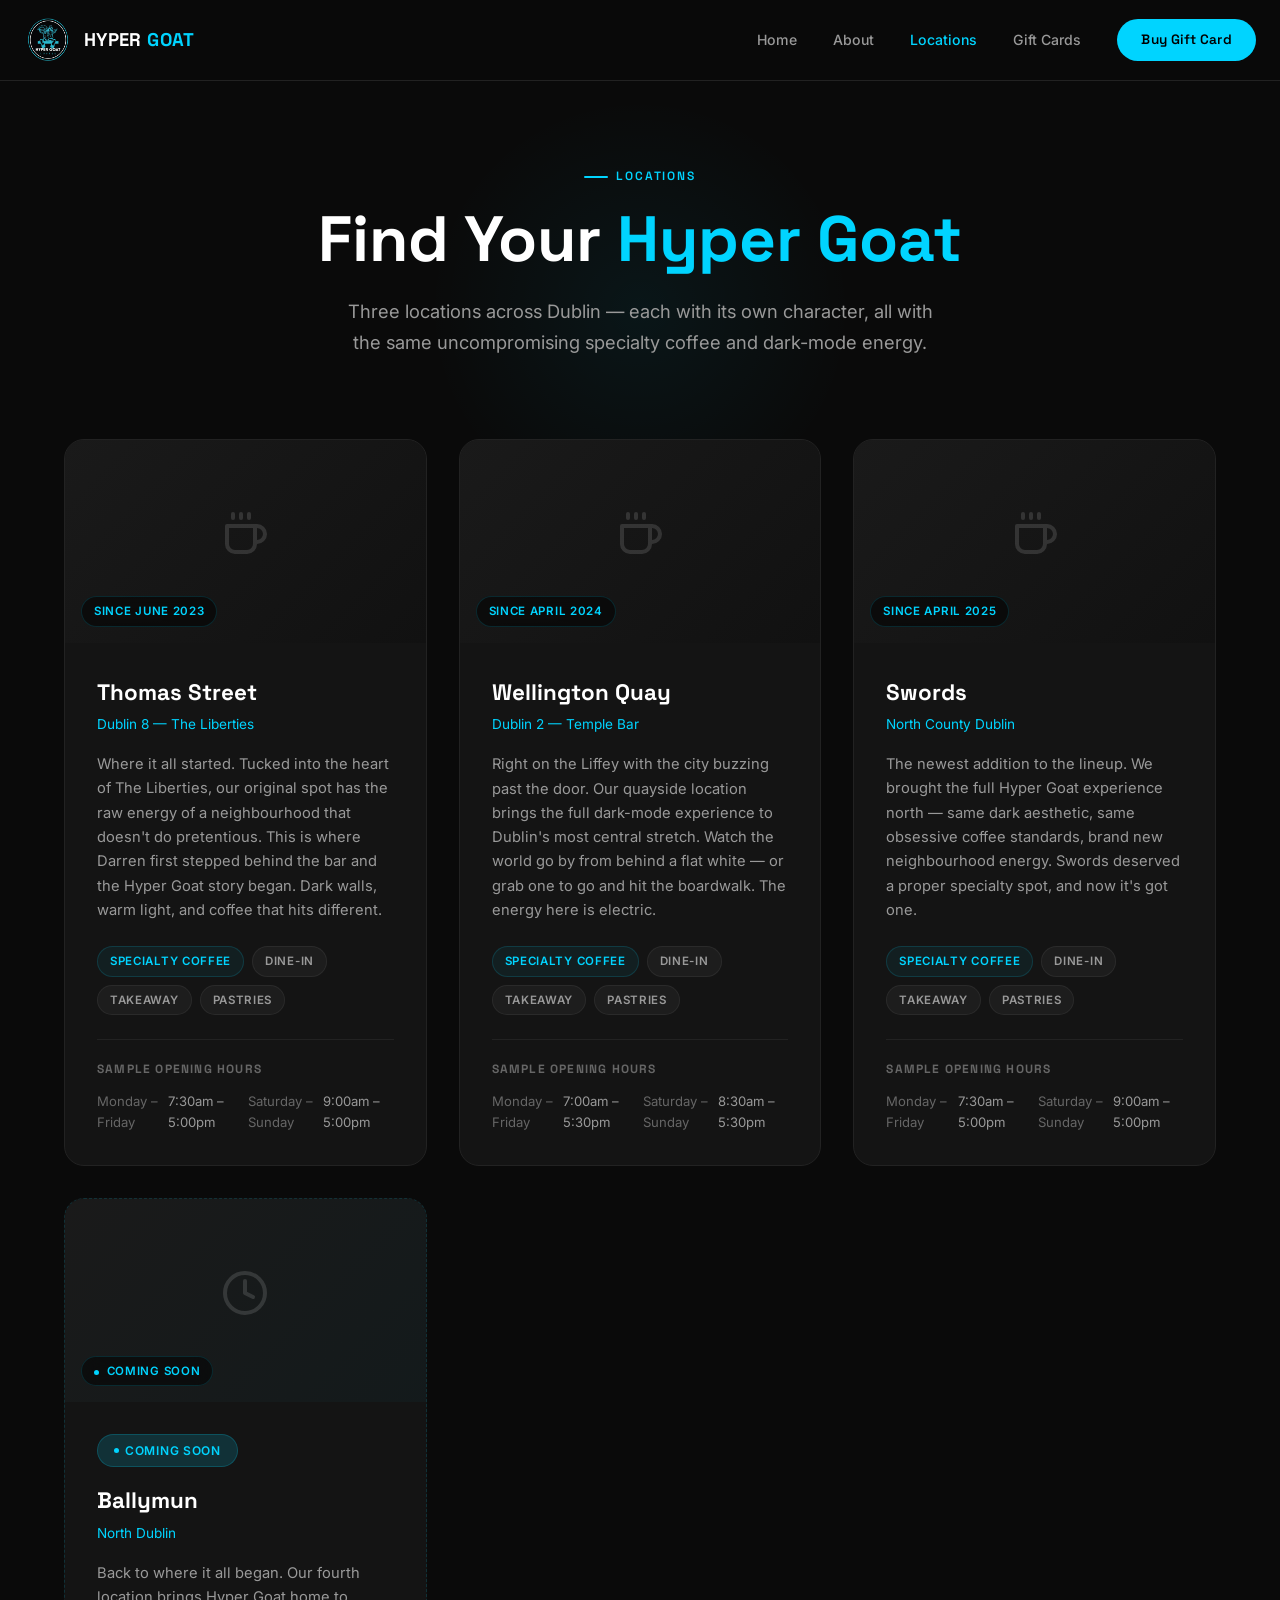
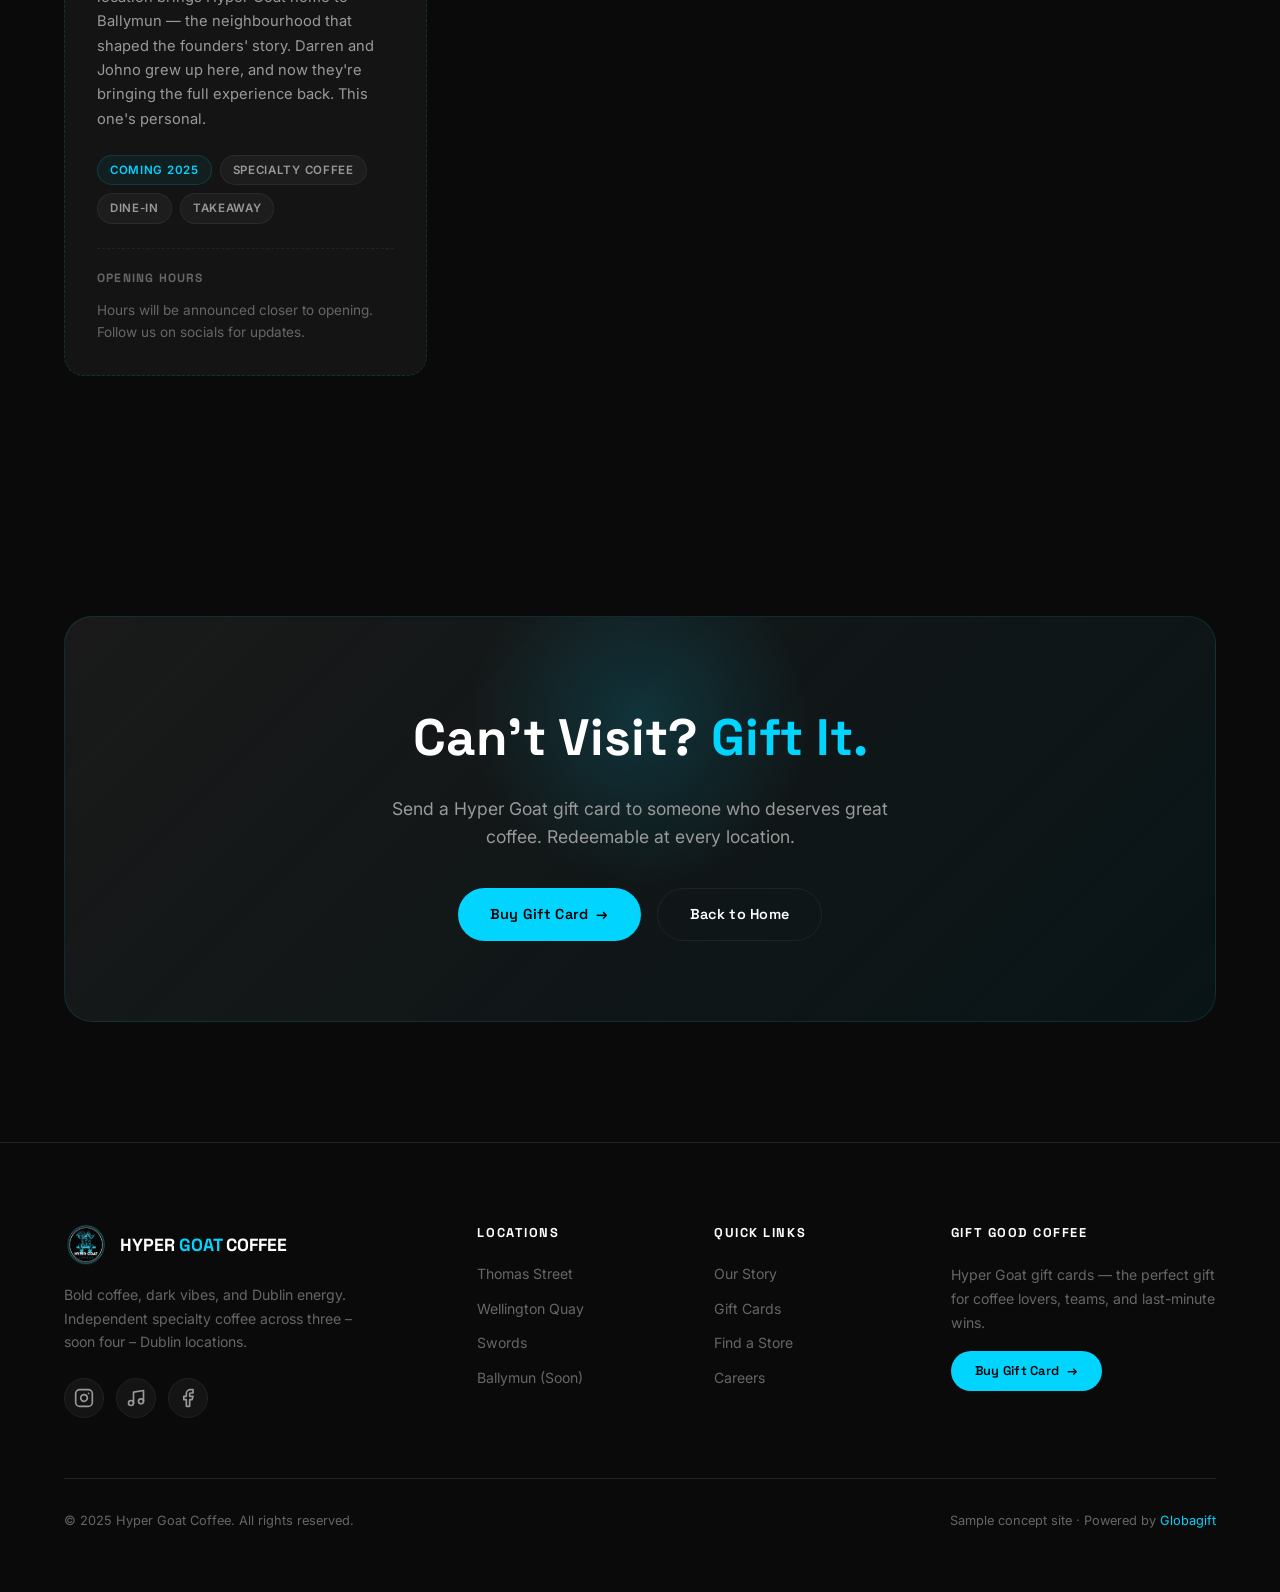
<file: locations.html>
<!DOCTYPE html>
<html lang="en">
<head>
  <meta charset="UTF-8">
  <meta name="viewport" content="width=device-width, initial-scale=1.0">
  <title>Locations — Hyper Goat Coffee | Find Us Across Dublin</title>
  <meta name="description" content="Find Hyper Goat Coffee across Dublin. Visit us at Thomas Street, Wellington Quay, Swords, and soon Ballymun. Specialty coffee in dark, modern spaces.">
  <link rel="stylesheet" href="styles.css">
  <link rel="icon" type="image/png" href="images/logo.png">
  <script src="https://seo.globagift.io/v1/merchant/globapay-mypizza/schema.js" async defer></script>
</head>
<body>

  <!-- ======== Navigation ======== -->
  <nav class="nav nav--scrolled" id="main-nav">
    <div class="nav__inner">
      <a href="index.html" class="nav__logo">
        <img src="images/logo.png" alt="Hyper Goat Coffee Logo">
        <span class="nav__logo-text">HYPER <span>GOAT</span></span>
      </a>
      <div class="nav__links" id="nav-links">
        <a href="index.html" class="nav__link">Home</a>
        <a href="index.html#about" class="nav__link">About</a>
        <a href="locations.html" class="nav__link nav__link--active">Locations</a>
        <a href="giftcards.html" class="nav__link">Gift Cards</a>
        <a href="giftcards.html" class="btn btn--primary nav__cta">Buy Gift Card</a>
      </div>
      <button class="nav__mobile-toggle" id="mobile-toggle" aria-label="Toggle navigation menu">
        <span></span>
        <span></span>
        <span></span>
      </button>
    </div>
    <div class="nav__mobile-menu" id="mobile-menu">
      <a href="index.html" class="nav__link">Home</a>
      <a href="index.html#about" class="nav__link">About</a>
      <a href="locations.html" class="nav__link nav__link--active">Locations</a>
      <a href="giftcards.html" class="nav__link">Gift Cards</a>
      <a href="giftcards.html" class="btn btn--primary">Buy Gift Card</a>
    </div>
  </nav>

  <main class="page-content">

    <!-- ======== Locations Hero ======== -->
    <section class="locations-hero">
      <div class="container">
        <div class="fade-in">
          <span class="section-label">Locations</span>
          <h1 class="section-title" style="font-size: clamp(2.5rem, 5vw, 4rem); margin-bottom: 20px;">
            Find Your <span class="text-cyan">Hyper Goat</span>
          </h1>
          <p class="section-subtitle" style="font-size: 1.15rem;">
            Three locations across Dublin — each with its own character, all with the same uncompromising specialty coffee and dark-mode energy.
          </p>
        </div>
      </div>
    </section>

    <!-- ======== Full Location Cards ======== -->
    <section class="locations-full">
      <div class="container">
        <div class="locations-full__grid">

          <!-- Thomas Street -->
          <div class="location-card-full fade-in">
            <div class="location-card-full__visual">
              <div class="location-card-full__visual-icon"><svg width="48" height="48" viewBox="0 0 24 24" fill="none" stroke="currentColor" stroke-width="2" stroke-linecap="round" stroke-linejoin="round"><path d="M17 8h1a4 4 0 1 1 0 8h-1"/><path d="M3 8h14v9a4 4 0 0 1-4 4H7a4 4 0 0 1-4-4Z"/><line x1="6" y1="2" x2="6" y2="4"/><line x1="10" y1="2" x2="10" y2="4"/><line x1="14" y1="2" x2="14" y2="4"/></svg></div>
              <div class="location-card-full__visual-overlay">
                <span class="location-tag location-tag--cyan" style="backdrop-filter: blur(10px); background: rgba(0,0,0,0.5);">Since June 2023</span>
              </div>
            </div>
            <div class="location-card-full__body">
              <h2 class="location-card-full__name">Thomas Street</h2>
              <p class="location-card-full__area">Dublin 8 — The Liberties</p>
              <p class="location-card-full__desc">
                Where it all started. Tucked into the heart of The Liberties, our original spot has the raw energy of a neighbourhood that doesn't do pretentious. This is where Darren first stepped behind the bar and the Hyper Goat story began. Dark walls, warm light, and coffee that hits different.
              </p>
              <div class="location-card-full__tags">
                <span class="location-tag location-tag--cyan">Specialty Coffee</span>
                <span class="location-tag">Dine-in</span>
                <span class="location-tag">Takeaway</span>
                <span class="location-tag">Pastries</span>
              </div>
              <div class="location-card-full__hours">
                <div class="location-card-full__hours-title">Sample Opening Hours</div>
                <div class="location-card-full__hours-grid">
                  <div class="hours-row"><span>Monday – Friday</span><span>7:30am – 5:00pm</span></div>
                  <div class="hours-row"><span>Saturday – Sunday</span><span>9:00am – 5:00pm</span></div>
                </div>
              </div>
            </div>
          </div>

          <!-- Wellington Quay -->
          <div class="location-card-full fade-in">
            <div class="location-card-full__visual">
              <div class="location-card-full__visual-icon"><svg width="48" height="48" viewBox="0 0 24 24" fill="none" stroke="currentColor" stroke-width="2" stroke-linecap="round" stroke-linejoin="round"><path d="M17 8h1a4 4 0 1 1 0 8h-1"/><path d="M3 8h14v9a4 4 0 0 1-4 4H7a4 4 0 0 1-4-4Z"/><line x1="6" y1="2" x2="6" y2="4"/><line x1="10" y1="2" x2="10" y2="4"/><line x1="14" y1="2" x2="14" y2="4"/></svg></div>
              <div class="location-card-full__visual-overlay">
                <span class="location-tag location-tag--cyan" style="backdrop-filter: blur(10px); background: rgba(0,0,0,0.5);">Since April 2024</span>
              </div>
            </div>
            <div class="location-card-full__body">
              <h2 class="location-card-full__name">Wellington Quay</h2>
              <p class="location-card-full__area">Dublin 2 — Temple Bar</p>
              <p class="location-card-full__desc">
                Right on the Liffey with the city buzzing past the door. Our quayside location brings the full dark-mode experience to Dublin's most central stretch. Watch the world go by from behind a flat white — or grab one to go and hit the boardwalk. The energy here is electric.
              </p>
              <div class="location-card-full__tags">
                <span class="location-tag location-tag--cyan">Specialty Coffee</span>
                <span class="location-tag">Dine-in</span>
                <span class="location-tag">Takeaway</span>
                <span class="location-tag">Pastries</span>
              </div>
              <div class="location-card-full__hours">
                <div class="location-card-full__hours-title">Sample Opening Hours</div>
                <div class="location-card-full__hours-grid">
                  <div class="hours-row"><span>Monday – Friday</span><span>7:00am – 5:30pm</span></div>
                  <div class="hours-row"><span>Saturday – Sunday</span><span>8:30am – 5:30pm</span></div>
                </div>
              </div>
            </div>
          </div>

          <!-- Swords -->
          <div class="location-card-full fade-in">
            <div class="location-card-full__visual">
              <div class="location-card-full__visual-icon"><svg width="48" height="48" viewBox="0 0 24 24" fill="none" stroke="currentColor" stroke-width="2" stroke-linecap="round" stroke-linejoin="round"><path d="M17 8h1a4 4 0 1 1 0 8h-1"/><path d="M3 8h14v9a4 4 0 0 1-4 4H7a4 4 0 0 1-4-4Z"/><line x1="6" y1="2" x2="6" y2="4"/><line x1="10" y1="2" x2="10" y2="4"/><line x1="14" y1="2" x2="14" y2="4"/></svg></div>
              <div class="location-card-full__visual-overlay">
                <span class="location-tag location-tag--cyan" style="backdrop-filter: blur(10px); background: rgba(0,0,0,0.5);">Since April 2025</span>
              </div>
            </div>
            <div class="location-card-full__body">
              <h2 class="location-card-full__name">Swords</h2>
              <p class="location-card-full__area">North County Dublin</p>
              <p class="location-card-full__desc">
                The newest addition to the lineup. We brought the full Hyper Goat experience north — same dark aesthetic, same obsessive coffee standards, brand new neighbourhood energy. Swords deserved a proper specialty spot, and now it's got one.
              </p>
              <div class="location-card-full__tags">
                <span class="location-tag location-tag--cyan">Specialty Coffee</span>
                <span class="location-tag">Dine-in</span>
                <span class="location-tag">Takeaway</span>
                <span class="location-tag">Pastries</span>
              </div>
              <div class="location-card-full__hours">
                <div class="location-card-full__hours-title">Sample Opening Hours</div>
                <div class="location-card-full__hours-grid">
                  <div class="hours-row"><span>Monday – Friday</span><span>7:30am – 5:00pm</span></div>
                  <div class="hours-row"><span>Saturday – Sunday</span><span>9:00am – 5:00pm</span></div>
                </div>
              </div>
            </div>
          </div>

          <!-- Ballymun — Coming Soon -->
          <div class="location-card-full location-card-full--coming-soon fade-in">
            <div class="location-card-full__visual">
              <div class="location-card-full__visual-icon"><svg width="48" height="48" viewBox="0 0 24 24" fill="none" stroke="currentColor" stroke-width="2" stroke-linecap="round" stroke-linejoin="round"><circle cx="12" cy="12" r="10"/><polyline points="12 6 12 12 16 14"/></svg></div>
              <div class="location-card-full__visual-overlay">
                <span class="location-tag location-tag--cyan" style="backdrop-filter: blur(10px); background: rgba(0,0,0,0.5);">
                  <span style="display:inline-block; width:5px; height:5px; border-radius:50%; background:var(--cyan); animation: pulse-dot 2s infinite; margin-right:4px;"></span>
                  Coming Soon
                </span>
              </div>
            </div>
            <div class="location-card-full__body">
              <div class="location-card__badge" style="margin-bottom: 16px;">
                <span class="location-card__badge-dot"></span>
                Coming Soon
              </div>
              <h2 class="location-card-full__name">Ballymun</h2>
              <p class="location-card-full__area">North Dublin</p>
              <p class="location-card-full__desc">
                Back to where it all began. Our fourth location brings Hyper Goat home to Ballymun — the neighbourhood that shaped the founders' story. Darren and Johno grew up here, and now they're bringing the full experience back. This one's personal.
              </p>
              <div class="location-card-full__tags">
                <span class="location-tag location-tag--cyan">Coming 2025</span>
                <span class="location-tag">Specialty Coffee</span>
                <span class="location-tag">Dine-in</span>
                <span class="location-tag">Takeaway</span>
              </div>
              <div class="location-card-full__hours" style="border-top-style: dashed;">
                <div class="location-card-full__hours-title">Opening Hours</div>
                <p style="font-size: 0.85rem; color: var(--text-muted);">Hours will be announced closer to opening. Follow us on socials for updates.</p>
              </div>
            </div>
          </div>

        </div>
      </div>
    </section>

    <!-- ======== Gift Card CTA ======== -->
    <section class="cta-banner">
      <div class="container">
        <div class="cta-banner__inner fade-in">
          <h2 class="cta-banner__title">Can't Visit? <span class="text-cyan">Gift It.</span></h2>
          <p class="cta-banner__subtitle">
            Send a Hyper Goat gift card to someone who deserves great coffee. Redeemable at every location.
          </p>
          <div class="cta-banner__actions">
            <a href="giftcards.html" class="btn btn--primary">
              Buy Gift Card
              <span class="btn__arrow">→</span>
            </a>
            <a href="index.html" class="btn btn--outline">
              Back to Home
            </a>
          </div>
        </div>
      </div>
    </section>

  </main>

  <!-- ======== Footer ======== -->
  <footer class="footer">
    <div class="container">
      <div class="footer__grid">
        <div class="footer__brand">
          <div class="footer__brand-logo">
            <img src="images/logo.png" alt="Hyper Goat Coffee">
            <span class="footer__brand-name">HYPER <span>GOAT</span> COFFEE</span>
          </div>
          <p class="footer__brand-desc">
            Bold coffee, dark vibes, and Dublin energy. Independent specialty coffee across three – soon four – Dublin locations.
          </p>
          <div class="footer__social">
            <a href="#" class="footer__social-link" aria-label="Instagram"><svg width="20" height="20" viewBox="0 0 24 24" fill="none" stroke="currentColor" stroke-width="2" stroke-linecap="round" stroke-linejoin="round"><rect x="2" y="2" width="20" height="20" rx="5" ry="5"/><path d="M16 11.37A4 4 0 1 1 12.63 8 4 4 0 0 1 16 11.37z"/><line x1="17.5" y1="6.5" x2="17.51" y2="6.5"/></svg></a>
            <a href="#" class="footer__social-link" aria-label="TikTok"><svg width="20" height="20" viewBox="0 0 24 24" fill="none" stroke="currentColor" stroke-width="2" stroke-linecap="round" stroke-linejoin="round"><path d="M9 18V5l12-2v13"/><circle cx="6" cy="18" r="3"/><circle cx="18" cy="16" r="3"/></svg></a>
            <a href="#" class="footer__social-link" aria-label="Facebook"><svg width="20" height="20" viewBox="0 0 24 24" fill="none" stroke="currentColor" stroke-width="2" stroke-linecap="round" stroke-linejoin="round"><path d="M18 2h-3a5 5 0 0 0-5 5v3H7v4h3v8h4v-8h3l1-4h-4V7a1 1 0 0 1 1-1h3z"/></svg></a>
          </div>
        </div>
        <div>
          <h4 class="footer__heading">Locations</h4>
          <div class="footer__links">
            <a href="locations.html" class="footer__link">Thomas Street</a>
            <a href="locations.html" class="footer__link">Wellington Quay</a>
            <a href="locations.html" class="footer__link">Swords</a>
            <a href="locations.html" class="footer__link">Ballymun (Soon)</a>
          </div>
        </div>
        <div>
          <h4 class="footer__heading">Quick Links</h4>
          <div class="footer__links">
            <a href="index.html#about" class="footer__link">Our Story</a>
            <a href="giftcards.html" class="footer__link">Gift Cards</a>
            <a href="locations.html" class="footer__link">Find a Store</a>
            <a href="#" class="footer__link">Careers</a>
          </div>
        </div>
        <div>
          <h4 class="footer__heading">Gift Good Coffee</h4>
          <p class="footer__brand-desc" style="margin-bottom: 16px;">
            Hyper Goat gift cards — the perfect gift for coffee lovers, teams, and last-minute wins.
          </p>
          <a href="giftcards.html" class="btn btn--primary" style="font-size: 0.8rem; padding: 10px 24px;">
            Buy Gift Card
            <span class="btn__arrow">→</span>
          </a>
        </div>
      </div>
      <div class="footer__bottom">
        <span>© 2025 Hyper Goat Coffee. All rights reserved.</span>
        <span>Sample concept site · Powered by <a href="https://globagift.com" target="_blank" rel="noopener">Globagift</a></span>
      </div>
    </div>
  </footer>

  <!-- ======== Floating Gift Card Widget ======== -->
  <script src="https://webshop.globagift.io/embed.js"></script>
  <div 
    id="globagift-embed"
    data-merchant="globapay-test-account-mqynucoz"
    data-embed="popup"
    data-position="bottom-right"
    data-launcher-label="Gift Cards"
  ></div>

  <!-- ======== Scripts ======== -->
  <script src="main.js"></script>

</body>
</html>
</file>
<file: styles.css>
/* ============================================
   HYPERGOAT COFFEE — Design System
   ============================================ */

/* ---------- Google Fonts ---------- */
@import url('https://fonts.googleapis.com/css2?family=Inter:wght@300;400;500;600;700;800;900&family=Space+Grotesk:wght@400;500;600;700&display=swap');

/* ---------- CSS Custom Properties ---------- */
:root {
  /* Brand Colors */
  --black: #000000;
  --charcoal: #0a0a0a;
  --dark-grey: #111111;
  --mid-grey: #1a1a1a;
  --card-grey: #141414;
  --border-grey: #222222;
  --text-muted: #666666;
  --text-secondary: #999999;
  --text-primary: #e0e0e0;
  --white: #ffffff;

  /* Cyan Accent Palette */
  --cyan: #00d4ff;
  --cyan-bright: #00e5ff;
  --cyan-dark: #00a8cc;
  --cyan-glow: rgba(0, 212, 255, 0.15);
  --cyan-glow-strong: rgba(0, 212, 255, 0.3);
  --cyan-glow-subtle: rgba(0, 212, 255, 0.06);

  /* Typography */
  --font-heading: 'Space Grotesk', sans-serif;
  --font-body: 'Inter', sans-serif;

  /* Spacing */
  --section-pad: clamp(60px, 10vw, 120px);
  --container-max: 1200px;
  --container-wide: 1400px;

  /* Transitions */
  --ease-out: cubic-bezier(0.16, 1, 0.3, 1);
  --transition-fast: 0.2s var(--ease-out);
  --transition-mid: 0.4s var(--ease-out);
  --transition-slow: 0.6s var(--ease-out);

  /* Borders & Radius */
  --radius-sm: 8px;
  --radius-md: 12px;
  --radius-lg: 20px;
  --radius-xl: 28px;
}

/* ---------- Reset & Base ---------- */
*,
*::before,
*::after {
  margin: 0;
  padding: 0;
  box-sizing: border-box;
}

html {
  scroll-behavior: smooth;
  -webkit-font-smoothing: antialiased;
  -moz-osx-font-smoothing: grayscale;
}

body {
  font-family: var(--font-body);
  background-color: var(--charcoal);
  color: var(--text-primary);
  line-height: 1.6;
  overflow-x: hidden;
}

a {
  color: inherit;
  text-decoration: none;
}

img {
  max-width: 100%;
  height: auto;
  display: block;
}

ul, ol {
  list-style: none;
}

/* ---------- Utility Classes ---------- */
.container {
  width: 100%;
  max-width: var(--container-max);
  margin: 0 auto;
  padding: 0 24px;
}

.container--wide {
  max-width: var(--container-wide);
}

.section-label {
  display: inline-flex;
  align-items: center;
  gap: 8px;
  font-family: var(--font-heading);
  font-size: 0.75rem;
  font-weight: 600;
  letter-spacing: 0.15em;
  text-transform: uppercase;
  color: var(--cyan);
  margin-bottom: 16px;
}

.section-label::before {
  content: '';
  display: block;
  width: 24px;
  height: 2px;
  background: var(--cyan);
  border-radius: 1px;
}

.section-title {
  font-family: var(--font-heading);
  font-size: clamp(2rem, 4vw, 3.2rem);
  font-weight: 700;
  line-height: 1.15;
  color: var(--white);
  margin-bottom: 16px;
}

.section-subtitle {
  font-size: 1.1rem;
  color: var(--text-secondary);
  max-width: 600px;
  line-height: 1.7;
}

.text-cyan {
  color: var(--cyan);
}

.glow-text {
  text-shadow: 0 0 40px var(--cyan-glow-strong), 0 0 80px var(--cyan-glow);
}

/* ---------- Buttons ---------- */
.btn {
  display: inline-flex;
  align-items: center;
  gap: 8px;
  font-family: var(--font-heading);
  font-size: 0.9rem;
  font-weight: 600;
  letter-spacing: 0.02em;
  padding: 14px 32px;
  border-radius: 60px;
  border: none;
  cursor: pointer;
  transition: all var(--transition-mid);
  text-decoration: none;
  position: relative;
  overflow: hidden;
}

.btn--primary {
  background: var(--cyan);
  color: var(--black);
}

.btn--primary:hover {
  background: var(--cyan-bright);
  box-shadow: 0 0 30px var(--cyan-glow-strong), 0 8px 32px rgba(0,0,0,0.4);
  transform: translateY(-2px);
}

.btn--outline {
  background: transparent;
  color: var(--white);
  border: 1.5px solid var(--border-grey);
}

.btn--outline:hover {
  border-color: var(--cyan);
  color: var(--cyan);
  box-shadow: 0 0 20px var(--cyan-glow);
  transform: translateY(-2px);
}

.btn--ghost {
  background: rgba(255,255,255,0.05);
  color: var(--white);
  backdrop-filter: blur(10px);
  border: 1px solid rgba(255,255,255,0.08);
}

.btn--ghost:hover {
  background: rgba(255,255,255,0.1);
  border-color: var(--cyan);
  color: var(--cyan);
}

.btn__arrow {
  transition: transform var(--transition-fast);
}

.btn:hover .btn__arrow {
  transform: translateX(4px);
}

/* ---------- Navigation ---------- */
.nav {
  position: fixed;
  top: 0;
  left: 0;
  right: 0;
  z-index: 1000;
  padding: 0 24px;
  transition: all var(--transition-mid);
}

.nav--scrolled {
  background: rgba(10, 10, 10, 0.85);
  backdrop-filter: blur(20px) saturate(1.2);
  border-bottom: 1px solid var(--border-grey);
}

.nav__inner {
  max-width: var(--container-wide);
  margin: 0 auto;
  display: flex;
  align-items: center;
  justify-content: space-between;
  height: 80px;
}

.nav__logo {
  display: flex;
  align-items: center;
  gap: 12px;
}

.nav__logo img {
  width: 48px;
  height: 48px;
  border-radius: 50%;
}

.nav__logo-text {
  font-family: var(--font-heading);
  font-size: 1.15rem;
  font-weight: 700;
  color: var(--white);
  letter-spacing: 0.02em;
}

.nav__logo-text span {
  color: var(--cyan);
}

.nav__links {
  display: flex;
  align-items: center;
  gap: 36px;
}

.nav__link {
  font-family: var(--font-body);
  font-size: 0.88rem;
  font-weight: 500;
  color: var(--text-secondary);
  transition: color var(--transition-fast);
  position: relative;
}

.nav__link::after {
  content: '';
  position: absolute;
  bottom: -4px;
  left: 0;
  width: 0;
  height: 2px;
  background: var(--cyan);
  transition: width var(--transition-mid);
  border-radius: 1px;
}

.nav__link:hover {
  color: var(--white);
}

.nav__link:hover::after {
  width: 100%;
}

.nav__link--active {
  color: var(--cyan);
}

.nav__cta {
  font-size: 0.85rem;
  padding: 10px 24px;
}

.nav__mobile-toggle {
  display: none;
  flex-direction: column;
  gap: 5px;
  background: none;
  border: none;
  cursor: pointer;
  padding: 4px;
}

.nav__mobile-toggle span {
  display: block;
  width: 24px;
  height: 2px;
  background: var(--white);
  border-radius: 2px;
  transition: all var(--transition-fast);
}

/* Mobile Navigation */
.nav__mobile-menu {
  display: none;
  position: fixed;
  top: 80px;
  left: 0;
  right: 0;
  bottom: 0;
  background: rgba(10, 10, 10, 0.97);
  backdrop-filter: blur(20px);
  flex-direction: column;
  align-items: center;
  justify-content: center;
  gap: 32px;
  z-index: 999;
}

.nav__mobile-menu.active {
  display: flex;
}

.nav__mobile-menu .nav__link {
  font-size: 1.2rem;
}

/* ---------- Hero Section ---------- */
.hero {
  position: relative;
  min-height: 100vh;
  display: flex;
  align-items: center;
  overflow: hidden;
}

.hero__bg {
  position: absolute;
  inset: 0;
  z-index: 0;
}

.hero__bg img {
  width: 100%;
  height: 100%;
  object-fit: cover;
  opacity: 0.45;
}

.hero__bg::after {
  content: '';
  position: absolute;
  inset: 0;
  background: linear-gradient(
    to bottom,
    rgba(10, 10, 10, 0.3) 0%,
    rgba(10, 10, 10, 0.6) 50%,
    rgba(10, 10, 10, 1) 100%
  );
}

.hero__bg::before {
  content: '';
  position: absolute;
  top: 0;
  left: 0;
  right: 0;
  height: 200px;
  background: linear-gradient(to bottom, rgba(10, 10, 10, 0.7), transparent);
  z-index: 1;
}

.hero__content {
  position: relative;
  z-index: 2;
  max-width: 720px;
  padding-top: 80px;
}

.hero__badge {
  display: inline-flex;
  align-items: center;
  gap: 8px;
  background: var(--cyan-glow);
  border: 1px solid rgba(0, 212, 255, 0.2);
  border-radius: 60px;
  padding: 8px 20px;
  font-size: 0.8rem;
  font-weight: 600;
  color: var(--cyan);
  letter-spacing: 0.08em;
  text-transform: uppercase;
  margin-bottom: 28px;
  backdrop-filter: blur(10px);
}

.hero__badge-dot {
  width: 6px;
  height: 6px;
  border-radius: 50%;
  background: var(--cyan);
  animation: pulse-dot 2s infinite;
}

@keyframes pulse-dot {
  0%, 100% { opacity: 1; transform: scale(1); }
  50% { opacity: 0.5; transform: scale(1.4); }
}

.hero__title {
  font-family: var(--font-heading);
  font-size: clamp(3rem, 6.5vw, 5.5rem);
  font-weight: 800;
  line-height: 1.05;
  color: var(--white);
  margin-bottom: 24px;
  letter-spacing: -0.02em;
}

.hero__title .highlight {
  color: var(--cyan);
  position: relative;
}

.hero__subtitle {
  font-size: clamp(1.05rem, 1.8vw, 1.25rem);
  color: var(--text-secondary);
  line-height: 1.7;
  margin-bottom: 40px;
  max-width: 540px;
}

.hero__actions {
  display: flex;
  flex-wrap: wrap;
  gap: 16px;
}

.hero__scroll-indicator {
  position: absolute;
  bottom: 40px;
  left: 50%;
  transform: translateX(-50%);
  z-index: 2;
  display: flex;
  flex-direction: column;
  align-items: center;
  gap: 8px;
  color: var(--text-muted);
  font-size: 0.7rem;
  letter-spacing: 0.15em;
  text-transform: uppercase;
  animation: float 3s ease-in-out infinite;
}

.hero__scroll-line {
  width: 1px;
  height: 40px;
  background: linear-gradient(to bottom, var(--cyan), transparent);
  animation: scroll-line 2s ease-in-out infinite;
}

@keyframes float {
  0%, 100% { transform: translateX(-50%) translateY(0); }
  50% { transform: translateX(-50%) translateY(-8px); }
}

@keyframes scroll-line {
  0% { opacity: 0; transform: scaleY(0); transform-origin: top; }
  50% { opacity: 1; transform: scaleY(1); transform-origin: top; }
  100% { opacity: 0; transform: scaleY(0); transform-origin: bottom; }
}

/* ---------- Featured / Brand Section ---------- */
.brand-section {
  padding: var(--section-pad) 0;
  position: relative;
}

.brand-section__grid {
  display: grid;
  grid-template-columns: 1fr 1fr;
  gap: 80px;
  align-items: center;
}

.brand-section__image {
  position: relative;
  border-radius: var(--radius-lg);
  overflow: hidden;
  aspect-ratio: 4/5;
}

.brand-section__image img {
  width: 100%;
  height: 100%;
  object-fit: cover;
  transition: transform var(--transition-slow);
}

.brand-section__image:hover img {
  transform: scale(1.03);
}

.brand-section__image::after {
  content: '';
  position: absolute;
  inset: 0;
  border: 1px solid rgba(0, 212, 255, 0.1);
  border-radius: var(--radius-lg);
  pointer-events: none;
}

.brand-section__glow {
  position: absolute;
  bottom: -40px;
  right: -40px;
  width: 200px;
  height: 200px;
  background: radial-gradient(circle, var(--cyan-glow) 0%, transparent 70%);
  border-radius: 50%;
  pointer-events: none;
}

.brand-section__text {
  display: flex;
  flex-direction: column;
  gap: 24px;
}

.brand-section__body {
  font-size: 1.05rem;
  color: var(--text-secondary);
  line-height: 1.8;
}

.brand-section__stats {
  display: grid;
  grid-template-columns: repeat(3, 1fr);
  gap: 24px;
  margin-top: 24px;
  padding-top: 32px;
  border-top: 1px solid var(--border-grey);
}

.stat__number {
  font-family: var(--font-heading);
  font-size: 2rem;
  font-weight: 700;
  color: var(--cyan);
  line-height: 1;
}

.stat__label {
  font-size: 0.8rem;
  color: var(--text-muted);
  margin-top: 4px;
  text-transform: uppercase;
  letter-spacing: 0.08em;
}

/* ---------- Locations Section ---------- */
.locations-section {
  padding: var(--section-pad) 0;
  position: relative;
}

.locations-section__header {
  text-align: center;
  margin-bottom: 60px;
}

.locations-section__header .section-subtitle {
  margin: 0 auto;
}

.locations-grid {
  display: grid;
  grid-template-columns: repeat(auto-fit, minmax(280px, 1fr));
  gap: 24px;
}

.location-card {
  background: var(--card-grey);
  border: 1px solid var(--border-grey);
  border-radius: var(--radius-md);
  padding: 32px;
  transition: all var(--transition-mid);
  position: relative;
  overflow: hidden;
}

.location-card::before {
  content: '';
  position: absolute;
  top: 0;
  left: 0;
  right: 0;
  height: 3px;
  background: linear-gradient(90deg, var(--cyan), transparent);
  opacity: 0;
  transition: opacity var(--transition-mid);
}

.location-card:hover {
  border-color: rgba(0, 212, 255, 0.2);
  transform: translateY(-4px);
  box-shadow: 0 20px 60px rgba(0, 0, 0, 0.4), 0 0 30px var(--cyan-glow-subtle);
}

.location-card:hover::before {
  opacity: 1;
}

.location-card--coming-soon {
  border-style: dashed;
  border-color: rgba(0, 212, 255, 0.15);
}

.location-card__icon {
  width: 48px;
  height: 48px;
  border-radius: var(--radius-sm);
  background: var(--cyan-glow);
  display: flex;
  align-items: center;
  justify-content: center;
  margin-bottom: 20px;
  font-size: 1.2rem;
}

.location-card__name {
  font-family: var(--font-heading);
  font-size: 1.3rem;
  font-weight: 700;
  color: var(--white);
  margin-bottom: 8px;
}

.location-card__area {
  font-size: 0.85rem;
  color: var(--text-muted);
  margin-bottom: 16px;
}

.location-card__description {
  font-size: 0.92rem;
  color: var(--text-secondary);
  line-height: 1.65;
  margin-bottom: 20px;
}

.location-card__tags {
  display: flex;
  flex-wrap: wrap;
  gap: 8px;
  margin-bottom: 20px;
}

.location-tag {
  display: inline-block;
  font-size: 0.72rem;
  font-weight: 600;
  text-transform: uppercase;
  letter-spacing: 0.06em;
  padding: 5px 12px;
  border-radius: 60px;
  background: rgba(255, 255, 255, 0.04);
  color: var(--text-secondary);
  border: 1px solid rgba(255, 255, 255, 0.06);
}

.location-tag--cyan {
  background: var(--cyan-glow-subtle);
  color: var(--cyan);
  border-color: rgba(0, 212, 255, 0.15);
}

.location-card__hours {
  font-size: 0.82rem;
  color: var(--text-muted);
  padding-top: 16px;
  border-top: 1px solid var(--border-grey);
}

.location-card__hours strong {
  color: var(--text-secondary);
}

.location-card__badge {
  display: inline-flex;
  align-items: center;
  gap: 6px;
  background: var(--cyan-glow);
  border: 1px solid rgba(0, 212, 255, 0.2);
  border-radius: 60px;
  padding: 6px 16px;
  font-size: 0.75rem;
  font-weight: 600;
  color: var(--cyan);
  letter-spacing: 0.06em;
  text-transform: uppercase;
  margin-bottom: 20px;
}

.location-card__badge-dot {
  width: 5px;
  height: 5px;
  border-radius: 50%;
  background: var(--cyan);
  animation: pulse-dot 2s infinite;
}

/* ---------- Gift Cards Promo Section ---------- */
.giftcard-promo {
  padding: var(--section-pad) 0;
  position: relative;
  overflow: hidden;
}

.giftcard-promo__bg {
  position: absolute;
  inset: 0;
  background: linear-gradient(135deg, var(--dark-grey) 0%, var(--charcoal) 50%, rgba(0, 212, 255, 0.03) 100%);
  z-index: 0;
}

.giftcard-promo__bg::before {
  content: '';
  position: absolute;
  top: -200px;
  right: -200px;
  width: 500px;
  height: 500px;
  background: radial-gradient(circle, var(--cyan-glow) 0%, transparent 60%);
  border-radius: 50%;
}

.giftcard-promo__inner {
  position: relative;
  z-index: 1;
  display: grid;
  grid-template-columns: 1fr 1fr;
  gap: 80px;
  align-items: center;
}

.giftcard-promo__visual {
  position: relative;
}

.giftcard-mock {
  width: 100%;
  aspect-ratio: 16/10;
  border-radius: var(--radius-lg);
  background: linear-gradient(135deg, #111 0%, #1a1a1a 50%, #0d2a33 100%);
  border: 1px solid rgba(0, 212, 255, 0.15);
  display: flex;
  flex-direction: column;
  align-items: center;
  justify-content: center;
  gap: 16px;
  position: relative;
  overflow: hidden;
  padding: 40px;
  box-shadow: 0 40px 80px rgba(0, 0, 0, 0.5), 0 0 60px var(--cyan-glow-subtle);
}

.giftcard-mock::before {
  content: '';
  position: absolute;
  top: -50%;
  left: -50%;
  width: 200%;
  height: 200%;
  background: conic-gradient(from 0deg, transparent 0deg, rgba(0, 212, 255, 0.05) 60deg, transparent 120deg);
  animation: card-shimmer 8s linear infinite;
}

@keyframes card-shimmer {
  from { transform: rotate(0deg); }
  to { transform: rotate(360deg); }
}

.giftcard-mock__logo {
  width: 80px;
  height: 80px;
  border-radius: 50%;
  position: relative;
  z-index: 1;
}

.giftcard-mock__text {
  font-family: var(--font-heading);
  font-size: 1.1rem;
  font-weight: 600;
  color: var(--white);
  position: relative;
  z-index: 1;
  letter-spacing: 0.15em;
  text-transform: uppercase;
}

.giftcard-mock__subtext {
  font-size: 0.85rem;
  color: var(--cyan);
  position: relative;
  z-index: 1;
  letter-spacing: 0.1em;
}

.giftcard-promo__content {
  display: flex;
  flex-direction: column;
  gap: 24px;
}

.giftcard-promo__perks {
  display: flex;
  flex-direction: column;
  gap: 16px;
  margin-top: 8px;
}

.perk {
  display: flex;
  align-items: flex-start;
  gap: 14px;
}

.perk__icon {
  flex-shrink: 0;
  width: 36px;
  height: 36px;
  border-radius: var(--radius-sm);
  background: var(--cyan-glow-subtle);
  border: 1px solid rgba(0, 212, 255, 0.1);
  display: flex;
  align-items: center;
  justify-content: center;
  font-size: 1rem;
}

.perk__text {
  font-size: 0.92rem;
  color: var(--text-secondary);
  line-height: 1.5;
}

.perk__text strong {
  color: var(--white);
}

/* ---------- Atmosphere Section ---------- */
.atmosphere {
  padding: var(--section-pad) 0;
  position: relative;
}

.atmosphere__header {
  text-align: center;
  margin-bottom: 60px;
}

.atmosphere__header .section-subtitle {
  margin: 0 auto;
}

.atmosphere__grid {
  display: grid;
  grid-template-columns: repeat(12, 1fr);
  grid-template-rows: auto auto;
  gap: 16px;
}

.atmosphere__item {
  border-radius: var(--radius-md);
  overflow: hidden;
  position: relative;
  transition: transform var(--transition-mid);
}

.atmosphere__item:hover {
  transform: scale(1.02);
}

.atmosphere__item--large {
  grid-column: span 7;
  aspect-ratio: 16/9;
}

.atmosphere__item--tall {
  grid-column: span 5;
  grid-row: span 2;
}

.atmosphere__item--wide {
  grid-column: span 7;
  aspect-ratio: 21/9;
}

.atmosphere__item img {
  width: 100%;
  height: 100%;
  object-fit: cover;
}

.atmosphere__placeholder {
  width: 100%;
  height: 100%;
  min-height: 240px;
  display: flex;
  flex-direction: column;
  align-items: center;
  justify-content: center;
  gap: 16px;
  background: linear-gradient(135deg, var(--card-grey), var(--mid-grey));
  border: 1px solid var(--border-grey);
  border-radius: var(--radius-md);
}

.atmosphere__placeholder-icon {
  font-size: 2.5rem;
  opacity: 0.3;
}

.atmosphere__placeholder-text {
  font-family: var(--font-heading);
  font-size: 0.85rem;
  color: var(--text-muted);
  text-transform: uppercase;
  letter-spacing: 0.1em;
}

/* ---------- About / Story Section ---------- */
.story-section {
  padding: var(--section-pad) 0;
  position: relative;
}

.story-section__inner {
  display: grid;
  grid-template-columns: 1fr 1fr;
  gap: 80px;
  align-items: center;
}

.story-section__timeline {
  display: flex;
  flex-direction: column;
  gap: 0;
  position: relative;
}

.story-section__timeline::before {
  content: '';
  position: absolute;
  left: 15px;
  top: 0;
  bottom: 0;
  width: 2px;
  background: linear-gradient(to bottom, var(--cyan), var(--border-grey));
}

.timeline-item {
  display: flex;
  gap: 24px;
  padding: 24px 0;
  position: relative;
}

.timeline-item__dot {
  flex-shrink: 0;
  width: 32px;
  height: 32px;
  border-radius: 50%;
  background: var(--dark-grey);
  border: 2px solid var(--cyan);
  display: flex;
  align-items: center;
  justify-content: center;
  position: relative;
  z-index: 1;
}

.timeline-item__dot-inner {
  width: 8px;
  height: 8px;
  border-radius: 50%;
  background: var(--cyan);
}

.timeline-item__year {
  font-family: var(--font-heading);
  font-size: 0.75rem;
  font-weight: 700;
  color: var(--cyan);
  letter-spacing: 0.1em;
  margin-bottom: 4px;
}

.timeline-item__text {
  font-size: 0.92rem;
  color: var(--text-secondary);
  line-height: 1.6;
}

/* ---------- CTA Banner ---------- */
.cta-banner {
  padding: var(--section-pad) 0;
  position: relative;
  overflow: hidden;
}

.cta-banner__inner {
  background: linear-gradient(135deg, var(--mid-grey) 0%, rgba(0, 212, 255, 0.05) 100%);
  border: 1px solid rgba(0, 212, 255, 0.12);
  border-radius: var(--radius-xl);
  padding: 80px 60px;
  text-align: center;
  position: relative;
  overflow: hidden;
}

.cta-banner__inner::before {
  content: '';
  position: absolute;
  top: -100px;
  left: 50%;
  transform: translateX(-50%);
  width: 400px;
  height: 400px;
  background: radial-gradient(circle, var(--cyan-glow) 0%, transparent 60%);
  border-radius: 50%;
  pointer-events: none;
}

.cta-banner__title {
  font-family: var(--font-heading);
  font-size: clamp(2.2rem, 4vw, 3.5rem);
  font-weight: 800;
  color: var(--white);
  margin-bottom: 16px;
  position: relative;
}

.cta-banner__subtitle {
  font-size: 1.1rem;
  color: var(--text-secondary);
  margin-bottom: 36px;
  max-width: 500px;
  margin-left: auto;
  margin-right: auto;
  position: relative;
}

.cta-banner__actions {
  display: flex;
  justify-content: center;
  gap: 16px;
  flex-wrap: wrap;
  position: relative;
}

/* ---------- Footer ---------- */
.footer {
  padding: 80px 0 40px;
  border-top: 1px solid var(--border-grey);
  position: relative;
}

.footer__grid {
  display: grid;
  grid-template-columns: 2fr 1fr 1fr 1.5fr;
  gap: 60px;
  margin-bottom: 60px;
}

.footer__brand {
  display: flex;
  flex-direction: column;
  gap: 16px;
}

.footer__brand-logo {
  display: flex;
  align-items: center;
  gap: 12px;
}

.footer__brand-logo img {
  width: 44px;
  height: 44px;
  border-radius: 50%;
}

.footer__brand-name {
  font-family: var(--font-heading);
  font-size: 1.1rem;
  font-weight: 700;
  color: var(--white);
}

.footer__brand-name span {
  color: var(--cyan);
}

.footer__brand-desc {
  font-size: 0.88rem;
  color: var(--text-muted);
  line-height: 1.7;
  max-width: 300px;
}

.footer__heading {
  font-family: var(--font-heading);
  font-size: 0.8rem;
  font-weight: 700;
  text-transform: uppercase;
  letter-spacing: 0.12em;
  color: var(--white);
  margin-bottom: 20px;
}

.footer__links {
  display: flex;
  flex-direction: column;
  gap: 12px;
}

.footer__link {
  font-size: 0.88rem;
  color: var(--text-muted);
  transition: color var(--transition-fast);
}

.footer__link:hover {
  color: var(--cyan);
}

.footer__social {
  display: flex;
  gap: 12px;
  margin-top: 8px;
}

.footer__social-link {
  width: 40px;
  height: 40px;
  border-radius: 50%;
  background: rgba(255, 255, 255, 0.04);
  border: 1px solid var(--border-grey);
  display: flex;
  align-items: center;
  justify-content: center;
  font-size: 1rem;
  color: var(--text-secondary);
  transition: all var(--transition-fast);
}

.footer__social-link:hover {
  background: var(--cyan-glow);
  border-color: rgba(0, 212, 255, 0.3);
  color: var(--cyan);
}

.footer__newsletter {
  display: flex;
  flex-direction: column;
  gap: 12px;
}

.footer__newsletter-input {
  display: flex;
  gap: 8px;
}

.footer__newsletter-input input {
  flex: 1;
  background: rgba(255,255,255,0.04);
  border: 1px solid var(--border-grey);
  border-radius: var(--radius-sm);
  padding: 12px 16px;
  color: var(--white);
  font-family: var(--font-body);
  font-size: 0.85rem;
  outline: none;
  transition: border-color var(--transition-fast);
}

.footer__newsletter-input input:focus {
  border-color: var(--cyan);
}

.footer__newsletter-input input::placeholder {
  color: var(--text-muted);
}

.footer__newsletter-input button {
  background: var(--cyan);
  color: var(--black);
  border: none;
  border-radius: var(--radius-sm);
  padding: 12px 20px;
  font-family: var(--font-heading);
  font-size: 0.8rem;
  font-weight: 600;
  cursor: pointer;
  transition: all var(--transition-fast);
  white-space: nowrap;
}

.footer__newsletter-input button:hover {
  background: var(--cyan-bright);
  box-shadow: 0 0 20px var(--cyan-glow);
}

.footer__bottom {
  display: flex;
  justify-content: space-between;
  align-items: center;
  padding-top: 32px;
  border-top: 1px solid var(--border-grey);
  font-size: 0.8rem;
  color: var(--text-muted);
}

.footer__bottom a {
  color: var(--cyan);
  transition: opacity var(--transition-fast);
}

.footer__bottom a:hover {
  opacity: 0.8;
}

/* ---------- Gift Card Page Specific ---------- */
.giftcard-hero {
  padding: 160px 0 80px;
  text-align: center;
  position: relative;
  overflow: hidden;
}

.giftcard-hero::before {
  content: '';
  position: absolute;
  top: 0;
  left: 50%;
  transform: translateX(-50%);
  width: 600px;
  height: 600px;
  background: radial-gradient(circle, var(--cyan-glow) 0%, transparent 60%);
  border-radius: 50%;
  pointer-events: none;
}

.giftcard-hero .section-subtitle {
  margin: 0 auto;
}

.giftcard-features {
  padding: 0 0 80px;
}

.giftcard-features__grid {
  display: grid;
  grid-template-columns: repeat(auto-fit, minmax(240px, 1fr));
  gap: 24px;
}

.giftcard-feature {
  background: var(--card-grey);
  border: 1px solid var(--border-grey);
  border-radius: var(--radius-md);
  padding: 32px;
  text-align: center;
  transition: all var(--transition-mid);
}

.giftcard-feature:hover {
  border-color: rgba(0, 212, 255, 0.15);
  transform: translateY(-4px);
  box-shadow: 0 16px 48px rgba(0, 0, 0, 0.3);
}

.giftcard-feature__icon {
  font-size: 2rem;
  margin-bottom: 16px;
}

.giftcard-feature__title {
  font-family: var(--font-heading);
  font-size: 1rem;
  font-weight: 700;
  color: var(--white);
  margin-bottom: 8px;
}

.giftcard-feature__text {
  font-size: 0.85rem;
  color: var(--text-secondary);
  line-height: 1.6;
}

/* Iframe Container */
.giftcard-embed-section {
  padding: 0 0 var(--section-pad);
}

.giftcard-embed-container {
  border: 1px solid var(--border-grey);
  border-radius: var(--radius-lg);
  overflow: hidden;
  position: relative;
}

.giftcard-embed-container::before {
  content: '';
  position: absolute;
  top: 0;
  left: 0;
  right: 0;
  height: 3px;
  background: linear-gradient(90deg, var(--cyan), var(--cyan-dark), var(--cyan));
  z-index: 1;
}

.giftcard-embed-container iframe {
  display: block;
  border: none;
  width: 100%;
}

/* ---------- Locations Page Specific ---------- */
.locations-hero {
  padding: 160px 0 80px;
  text-align: center;
  position: relative;
}

.locations-hero::before {
  content: '';
  position: absolute;
  top: 60px;
  left: 50%;
  transform: translateX(-50%);
  width: 500px;
  height: 500px;
  background: radial-gradient(circle, var(--cyan-glow-subtle) 0%, transparent 60%);
  border-radius: 50%;
  pointer-events: none;
}

.locations-hero .section-subtitle {
  margin: 0 auto;
}

.locations-full {
  padding: 0 0 var(--section-pad);
}

.locations-full__grid {
  display: grid;
  grid-template-columns: repeat(auto-fit, minmax(320px, 1fr));
  gap: 32px;
}

.location-card-full {
  background: var(--card-grey);
  border: 1px solid var(--border-grey);
  border-radius: var(--radius-lg);
  overflow: hidden;
  transition: all var(--transition-mid);
}

.location-card-full:hover {
  border-color: rgba(0, 212, 255, 0.2);
  transform: translateY(-6px);
  box-shadow: 0 24px 64px rgba(0, 0, 0, 0.4), 0 0 40px var(--cyan-glow-subtle);
}

.location-card-full__visual {
  aspect-ratio: 16/9;
  background: linear-gradient(135deg, var(--mid-grey), var(--dark-grey));
  display: flex;
  align-items: center;
  justify-content: center;
  position: relative;
  overflow: hidden;
}

.location-card-full__visual-icon {
  font-size: 3rem;
  opacity: 0.15;
}

.location-card-full__visual-overlay {
  position: absolute;
  bottom: 16px;
  left: 16px;
  display: flex;
  gap: 8px;
}

.location-card-full__body {
  padding: 32px;
}

.location-card-full__name {
  font-family: var(--font-heading);
  font-size: 1.4rem;
  font-weight: 700;
  color: var(--white);
  margin-bottom: 4px;
}

.location-card-full__area {
  font-size: 0.85rem;
  color: var(--cyan);
  margin-bottom: 16px;
}

.location-card-full__desc {
  font-size: 0.92rem;
  color: var(--text-secondary);
  line-height: 1.65;
  margin-bottom: 24px;
}

.location-card-full__tags {
  display: flex;
  flex-wrap: wrap;
  gap: 8px;
  margin-bottom: 24px;
}

.location-card-full__hours {
  padding-top: 20px;
  border-top: 1px solid var(--border-grey);
}

.location-card-full__hours-title {
  font-family: var(--font-heading);
  font-size: 0.75rem;
  font-weight: 700;
  text-transform: uppercase;
  letter-spacing: 0.1em;
  color: var(--text-muted);
  margin-bottom: 12px;
}

.location-card-full__hours-grid {
  display: grid;
  grid-template-columns: 1fr 1fr;
  gap: 6px;
  font-size: 0.82rem;
}

.hours-row {
  display: flex;
  justify-content: space-between;
  color: var(--text-secondary);
}

.hours-row span:first-child {
  color: var(--text-muted);
}

.location-card-full--coming-soon {
  border-style: dashed;
  border-color: rgba(0, 212, 255, 0.15);
}

.location-card-full--coming-soon .location-card-full__visual {
  background: linear-gradient(135deg, var(--mid-grey), rgba(0, 212, 255, 0.03));
}

/* ---------- Animations ---------- */
.fade-in {
  opacity: 0;
  transform: translateY(30px);
  transition: opacity 0.8s var(--ease-out), transform 0.8s var(--ease-out);
}

.fade-in.visible {
  opacity: 1;
  transform: translateY(0);
}

.fade-in-left {
  opacity: 0;
  transform: translateX(-40px);
  transition: opacity 0.8s var(--ease-out), transform 0.8s var(--ease-out);
}

.fade-in-left.visible {
  opacity: 1;
  transform: translateX(0);
}

.fade-in-right {
  opacity: 0;
  transform: translateX(40px);
  transition: opacity 0.8s var(--ease-out), transform 0.8s var(--ease-out);
}

.fade-in-right.visible {
  opacity: 1;
  transform: translateX(0);
}

/* ---------- Responsive ---------- */
@media (max-width: 1024px) {
  .brand-section__grid,
  .giftcard-promo__inner,
  .story-section__inner {
    grid-template-columns: 1fr;
    gap: 48px;
  }

  .footer__grid {
    grid-template-columns: 1fr 1fr;
    gap: 40px;
  }

  .atmosphere__grid {
    grid-template-columns: 1fr 1fr;
  }

  .atmosphere__item--large,
  .atmosphere__item--tall,
  .atmosphere__item--wide {
    grid-column: span 1;
    grid-row: span 1;
    aspect-ratio: 4/3;
  }
}

@media (max-width: 768px) {
  .nav__links {
    display: none;
  }

  .nav__mobile-toggle {
    display: flex;
  }

  .hero__title {
    font-size: clamp(2.2rem, 8vw, 3.5rem);
  }

  .hero__actions {
    flex-direction: column;
    align-items: flex-start;
  }

  .brand-section__stats {
    grid-template-columns: repeat(3, 1fr);
    gap: 16px;
  }

  .stat__number {
    font-size: 1.5rem;
  }

  .locations-grid {
    grid-template-columns: 1fr;
  }

  .footer__grid {
    grid-template-columns: 1fr;
    gap: 32px;
  }

  .footer__bottom {
    flex-direction: column;
    gap: 12px;
    text-align: center;
  }

  .atmosphere__grid {
    grid-template-columns: 1fr;
  }

  .cta-banner__inner {
    padding: 60px 28px;
  }

  .giftcard-embed__header {
    padding: 24px 20px 16px;
  }

  .giftcard-embed__body {
    padding: 16px;
  }

  .locations-full__grid {
    grid-template-columns: 1fr;
  }

  .giftcard-features__grid {
    grid-template-columns: 1fr 1fr;
  }
}

@media (max-width: 480px) {
  .giftcard-features__grid {
    grid-template-columns: 1fr;
  }
  
  .brand-section__stats {
    grid-template-columns: 1fr;
    gap: 20px;
  }
}

/* ---------- Page transition ---------- */
.page-content {
  animation: page-enter 0.6s var(--ease-out);
}

@keyframes page-enter {
  from {
    opacity: 0;
    transform: translateY(16px);
  }
  to {
    opacity: 1;
    transform: translateY(0);
  }
}

/* ---- Floating Widget Adjustments ---- */
#globagift-embed {
  z-index: 900;
}

/* Ensure spacing for floating widget */
body {
  padding-bottom: 20px;
}
</file>
